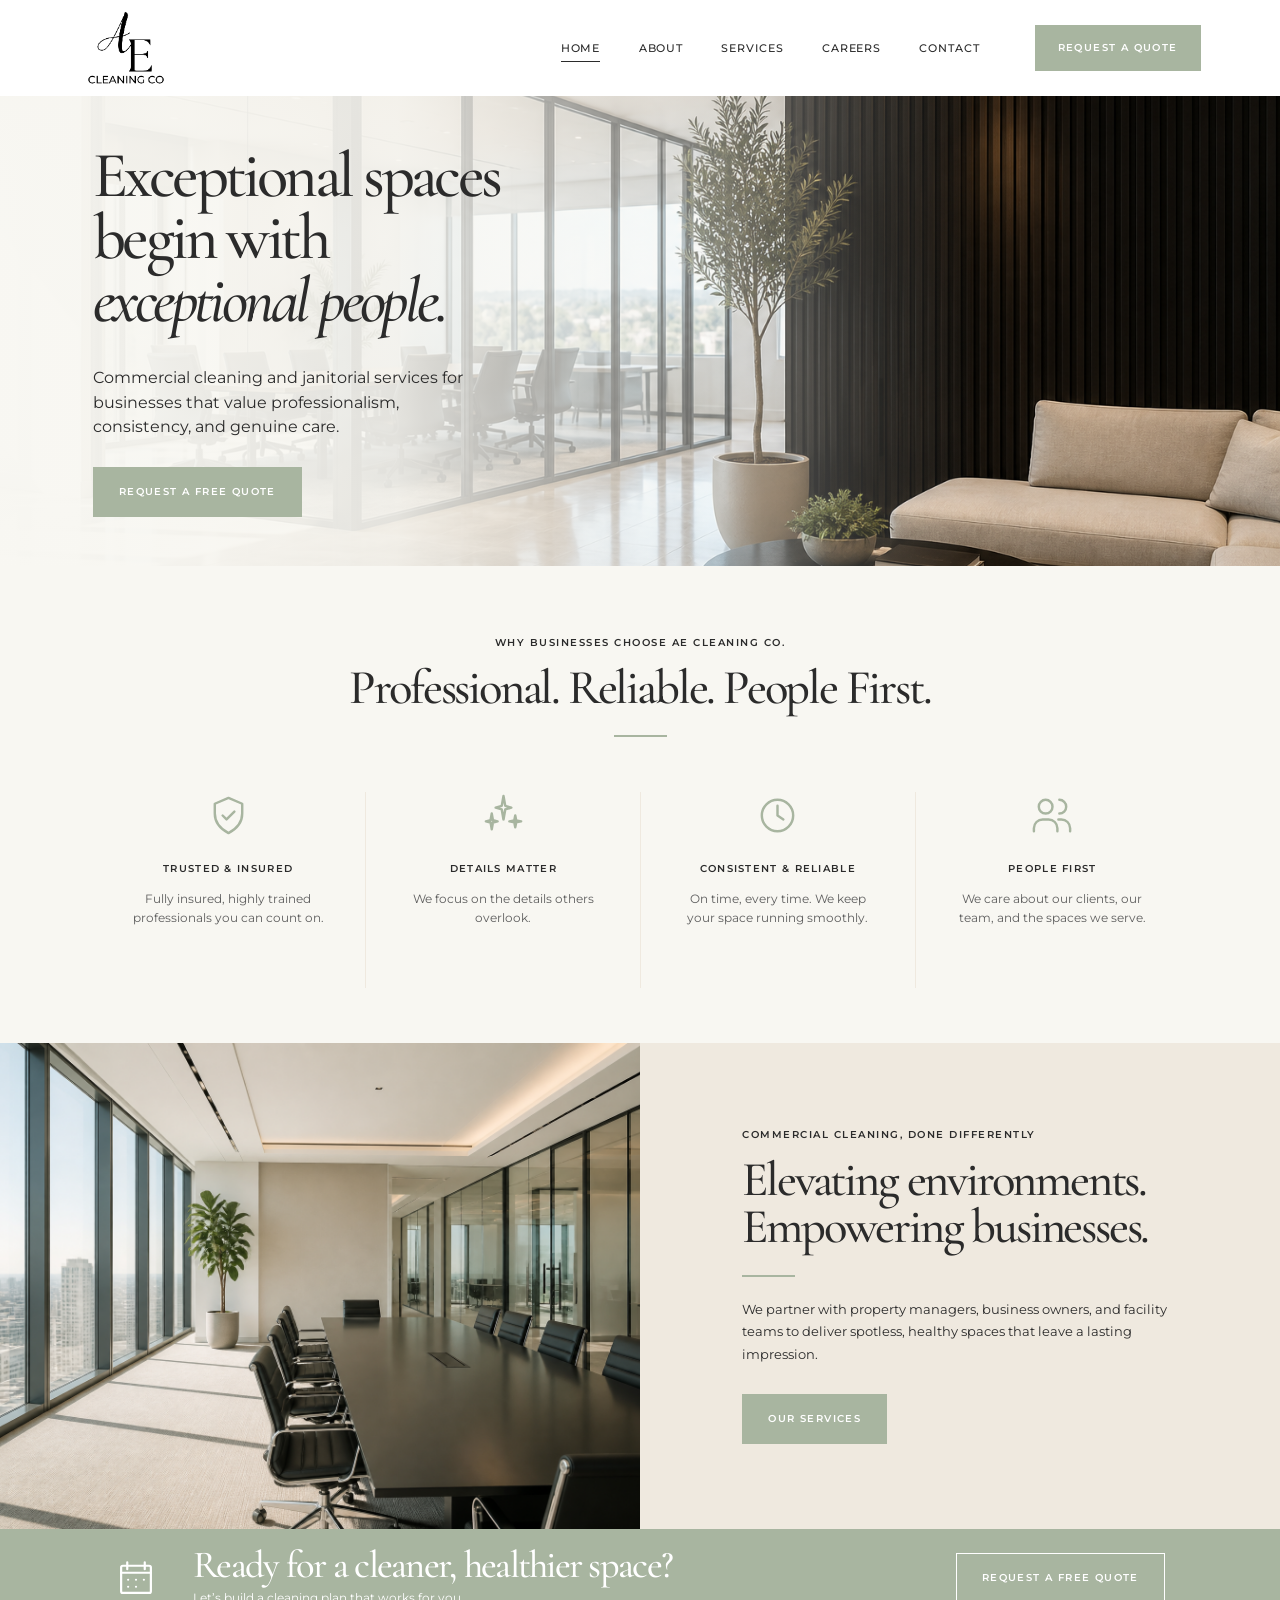
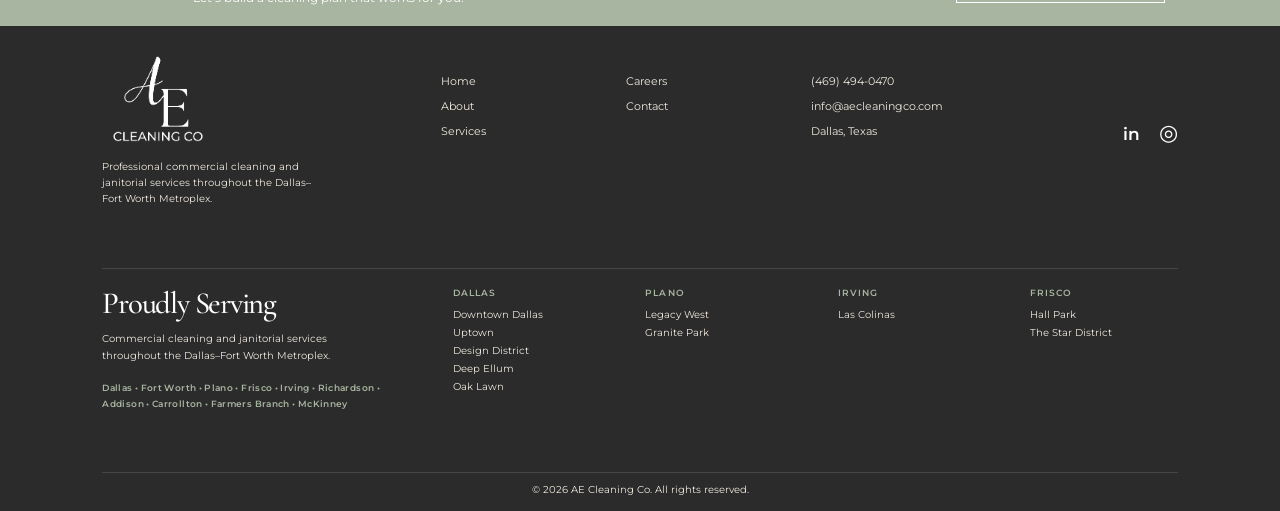
<file: index.html>
<!doctype html>
<html lang="en">
  <head>
    <meta charset="UTF-8" />
    <meta name="viewport" content="width=device-width, initial-scale=1.0" />
    <meta name="description" content="24/7 commercial cleaning and janitorial services for business facilities across the Dallas–Fort Worth Metroplex." />
    <title>Commercial Cleaning in Dallas–Fort Worth | AE Cleaning Co.</title>
    <link rel="canonical" href="https://aecleaningco.com/" />
    <script type="application/ld+json">
      {
        "@context": "https://schema.org",
        "@type": "ProfessionalService",
        "@id": "https://aecleaningco.com/#business",
        "name": "AE Cleaning Co.",
        "url": "https://aecleaningco.com/",
        "logo": "https://aecleaningco.com/ae-cleaning-logo.png",
        "image": "https://aecleaningco.com/hero-office.png",
        "description": "24/7 commercial cleaning and janitorial services for businesses across the Dallas–Fort Worth Metroplex.",
        "telephone": "+14694940470",
        "email": "info@aecleaningco.com",
        "sameAs": ["https://www.instagram.com/ae.cleaningco/"],
        "serviceType": ["Commercial cleaning", "Janitorial services"],
        "areaServed": [
          { "@type": "AdministrativeArea", "name": "Dallas–Fort Worth Metroplex" },
          { "@type": "City", "name": "Dallas" },
          { "@type": "City", "name": "Fort Worth" },
          { "@type": "City", "name": "Plano" },
          { "@type": "City", "name": "Frisco" },
          { "@type": "City", "name": "Irving" },
          { "@type": "City", "name": "Richardson" },
          { "@type": "City", "name": "Addison" },
          { "@type": "City", "name": "Carrollton" },
          { "@type": "City", "name": "Farmers Branch" },
          { "@type": "City", "name": "McKinney" }
        ],
        "openingHoursSpecification": {
          "@type": "OpeningHoursSpecification",
          "dayOfWeek": ["Monday", "Tuesday", "Wednesday", "Thursday", "Friday", "Saturday", "Sunday"],
          "opens": "00:00",
          "closes": "23:59"
        },
        "contactPoint": {
          "@type": "ContactPoint",
          "telephone": "+14694940470",
          "email": "info@aecleaningco.com",
          "contactType": "customer service",
          "availableLanguage": "English"
        }
      }
    </script>
    <link rel="icon" type="image/png" sizes="512x512" href="favicon.png" />
    <link rel="preconnect" href="https://fonts.googleapis.com" />
    <link rel="preconnect" href="https://fonts.gstatic.com" crossorigin />
    <link href="https://fonts.googleapis.com/css2?family=Cormorant+Garamond:ital,wght@0,500;0,600;1,500;1,600&family=Montserrat:wght@400;500;600;700&display=swap" rel="stylesheet" />
    <link rel="stylesheet" href="styles.css" />
  </head>
  <body>
    <header class="site-header">
      <a class="brand" href="index.html" aria-label="AE Cleaning Co. home">
        <img class="brand-logo" src="ae-cleaning-logo.png" alt="" />
      </a>
      <button class="menu-toggle" aria-label="Open menu" aria-expanded="false">Menu</button>
      <nav aria-label="Primary navigation">
        <a class="active" href="index.html">Home</a>
        <a href="about.html">About</a>
        <a href="services.html">Services</a>
        <a href="careers.html">Careers</a>
        <a href="contact.html">Contact</a>
      </nav>
      <a class="button button-small" href="contact.html">Request a quote</a>
    </header>

    <main>
      <section class="hero" aria-labelledby="hero-heading">
        <img class="hero-image" src="hero-office.png" alt="Modern clean office reception and meeting room" fetchpriority="high" />
        <div class="hero-shade" aria-hidden="true"></div>
        <div class="hero-copy">
          <h1 id="hero-heading">Exceptional spaces<br />begin with<br /><em>exceptional people.</em></h1>
          <p>Commercial cleaning and janitorial services for businesses that value professionalism, consistency, and genuine care.</p>
          <a class="button" href="contact.html">Request a free quote</a>
        </div>
      </section>

      <section class="value-section" aria-labelledby="values-heading">
        <div class="section-intro">
          <p class="eyebrow">Why businesses choose AE Cleaning Co.</p>
          <h2 id="values-heading">Professional. Reliable. People First.</h2>
          <i class="rule" aria-hidden="true"></i>
        </div>
        <div class="value-grid">
          <article>
            <svg class="feature-icon" viewBox="0 0 24 24" aria-hidden="true"><path d="M12 3 5 6v5c0 4.6 3 7.9 7 10 4-2.1 7-5.4 7-10V6l-7-3Z" /><path d="m9 12 2 2 4-4" /></svg>
            <h3>Trusted &amp; Insured</h3>
            <p>Fully insured, highly trained professionals you can count on.</p>
          </article>
          <article>
            <svg class="feature-icon" viewBox="0 0 24 24" aria-hidden="true"><path d="m12 2 .9 5.1L16 8l-3.1.9L12 14l-.9-5.1L8 8l3.1-.9L12 2Z" /><path d="m6 11 .6 3.4L9 15l-2.4.6L6 19l-.6-3.4L3 15l2.4-.6L6 11Z" /><path d="m18 12 .5 2.5L21 15l-2.5.5L18 18l-.5-2.5L15 15l2.5-.5L18 12Z" /></svg>
            <h3>Details Matter</h3>
            <p>We focus on the details others overlook.</p>
          </article>
          <article>
            <svg class="feature-icon" viewBox="0 0 24 24" aria-hidden="true"><circle cx="12" cy="12" r="8" /><path d="M12 7v5l3 2" /></svg>
            <h3>Consistent &amp; Reliable</h3>
            <p>On time, every time. We keep your space running smoothly.</p>
          </article>
          <article>
            <svg class="feature-icon" viewBox="0 0 24 24" aria-hidden="true"><path d="M8.5 11a3.5 3.5 0 1 0 0-7 3.5 3.5 0 0 0 0 7Z" /><path d="M15.5 11a3.5 3.5 0 1 0 0-7" /><path d="M2.5 20v-1.5A4.5 4.5 0 0 1 7 14h3a4.5 4.5 0 0 1 4.5 4.5V20" /><path d="M15 14h1.5a4.5 4.5 0 0 1 4.5 4.5V20" /></svg>
            <h3>People First</h3>
            <p>We care about our clients, our team, and the spaces we serve.</p>
          </article>
        </div>
      </section>

      <section class="editorial-section" aria-labelledby="editorial-heading">
        <img src="conference-room.png" alt="Bright modern office conference room" loading="lazy" />
        <div class="editorial-copy">
          <p class="eyebrow">Commercial Cleaning, Done Differently</p>
          <h2 id="editorial-heading">Elevating environments.<br />Empowering businesses.</h2>
          <i class="rule" aria-hidden="true"></i>
          <p>We partner with property managers, business owners, and facility teams to deliver spotless, healthy spaces that leave a lasting impression.</p>
          <a class="button" href="services.html">Our services</a>
        </div>
      </section>

      <section class="cta" aria-labelledby="cta-heading">
        <svg class="cta-icon" viewBox="0 0 24 24" aria-hidden="true"><rect x="3.5" y="5" width="17" height="15.5" rx="1" /><path d="M7 3v4M17 3v4M3.5 9h17M7.5 13h.01M12 13h.01M16.5 13h.01M7.5 17h.01M12 17h.01" /></svg>
        <div>
          <h2 id="cta-heading">Ready for a cleaner, healthier space?</h2>
          <p>Let’s build a cleaning plan that works for you.</p>
        </div>
        <a class="button button-outline" href="contact.html">Request a free quote</a>
      </section>
    </main>

    <footer>
      <div class="footer-brand">
        <a class="brand" href="index.html" aria-label="AE Cleaning Co. home">
          <img class="brand-logo" src="ae-cleaning-logo.png" alt="" />
        </a>
        <p>Professional commercial cleaning and janitorial services throughout the Dallas–Fort Worth Metroplex.</p>
      </div>
      <div class="footer-links">
        <a href="index.html">Home</a>
        <a href="about.html">About</a>
        <a href="services.html">Services</a>
      </div>
      <div class="footer-links">
        <a href="careers.html">Careers</a>
        <a href="contact.html">Contact</a>
      </div>
      <address>
        <a href="tel:+14694940470">(469) 494-0470</a>
        <a href="mailto:info@aecleaningco.com">info@aecleaningco.com</a>
        <span>Dallas, Texas</span>
      </address>
      <div class="socials" aria-label="Social media">
        <span aria-label="LinkedIn">in</span>
        <a class="social-icon" href="https://www.instagram.com/ae.cleaningco/" aria-label="Instagram: @ae.cleaningco" target="_blank" rel="noopener noreferrer">◎</a>
      </div>
      <section class="footer-service-area" aria-labelledby="serving-heading">
        <div class="footer-service-copy">
          <h2 id="serving-heading">Proudly Serving</h2>
          <p>Commercial cleaning and janitorial services throughout the Dallas–Fort Worth Metroplex.</p>
          <p class="footer-city-list">Dallas • Fort Worth • Plano • Frisco • Irving • Richardson • Addison • Carrollton • Farmers Branch • McKinney</p>
        </div>
        <div class="footer-service-neighborhoods">
          <section><h3>Dallas</h3><p>Downtown Dallas<br />Uptown<br />Design District<br />Deep Ellum<br />Oak Lawn</p></section>
          <section><h3>Plano</h3><p>Legacy West<br />Granite Park</p></section>
          <section><h3>Irving</h3><p>Las Colinas</p></section>
          <section><h3>Frisco</h3><p>Hall Park<br />The Star District</p></section>
        </div>
      </section>
      <small>© 2026 AE Cleaning Co. All rights reserved.</small>
    </footer>

    <script src="script.js"></script>
  </body>
</html>
</file>
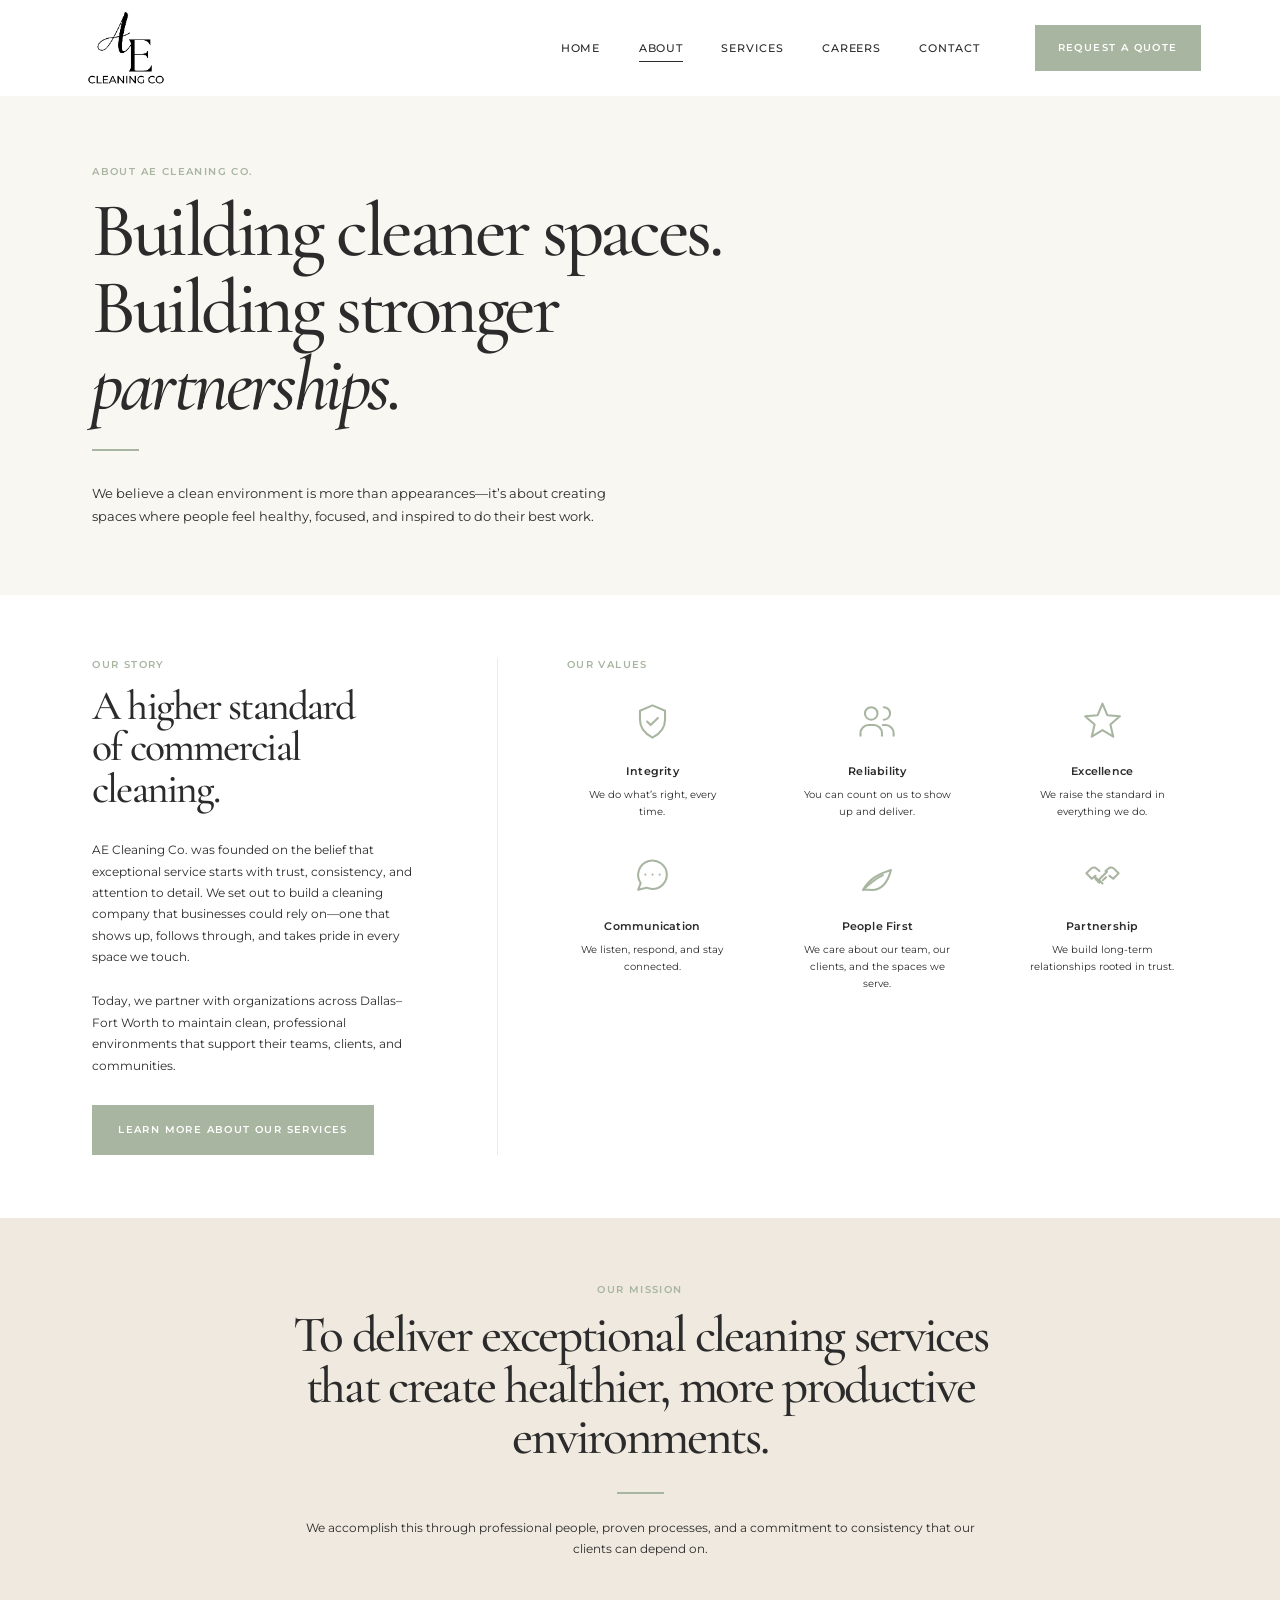
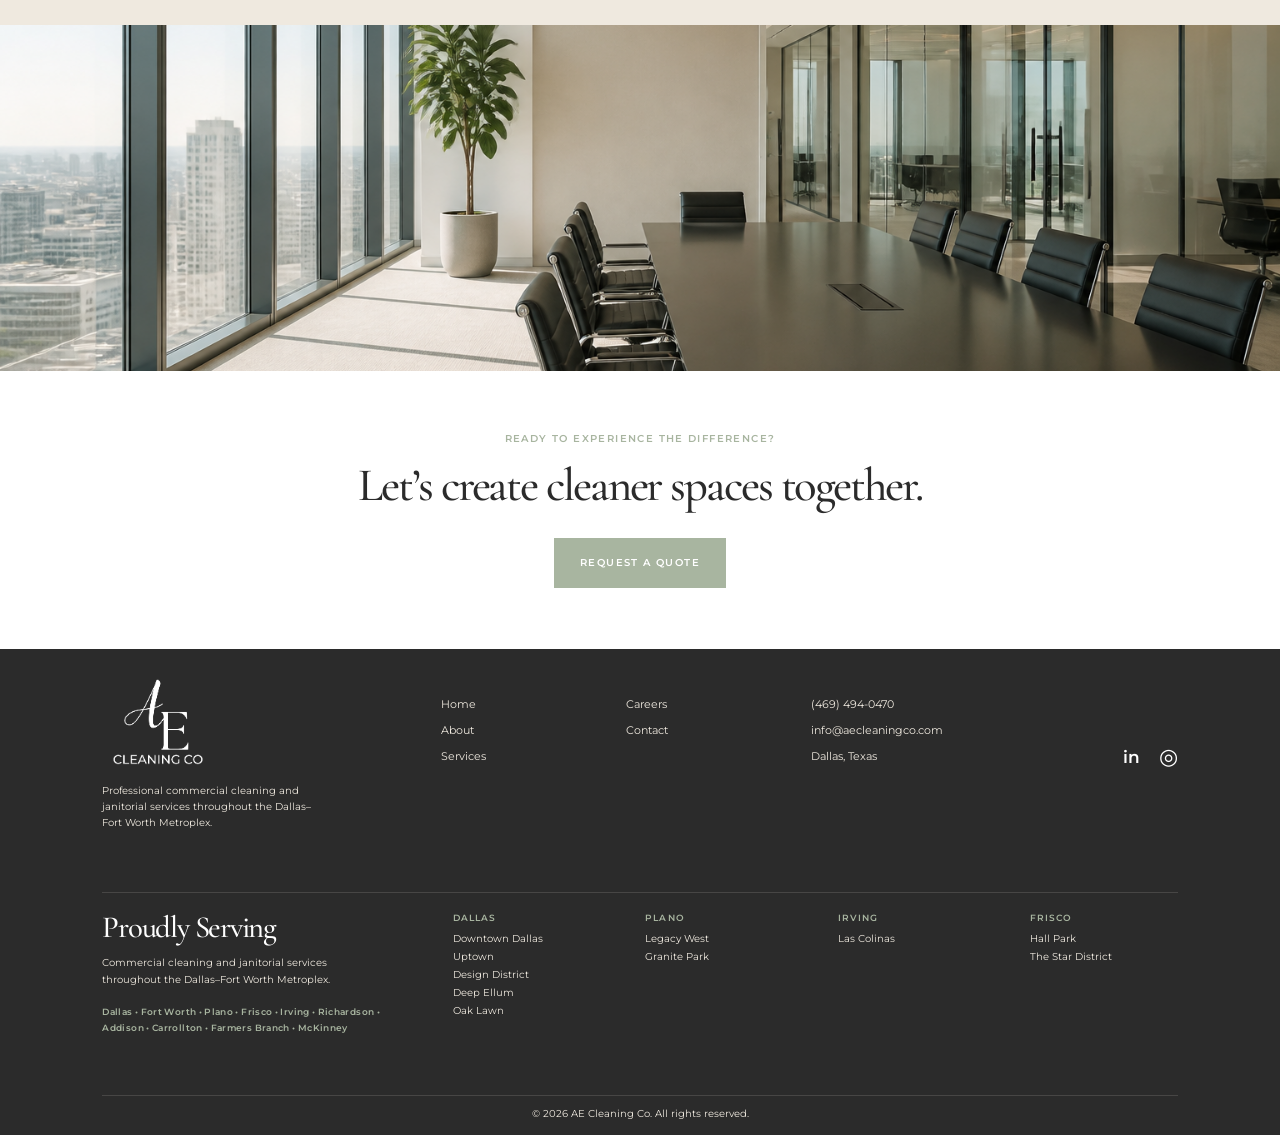
<file: about.html>
<!doctype html>
<html lang="en">
  <head>
    <meta charset="UTF-8" />
    <meta name="viewport" content="width=device-width, initial-scale=1.0" />
    <meta name="description" content="Learn how AE Cleaning Co. provides dependable 24/7 commercial cleaning and janitorial services across Dallas–Fort Worth." />
    <title>About AE Cleaning Co. | Dallas–Fort Worth Commercial Cleaning</title>
    <link rel="canonical" href="https://aecleaningco.com/about.html" />
    <link rel="icon" type="image/png" sizes="512x512" href="favicon.png" />
    <link rel="preconnect" href="https://fonts.googleapis.com" />
    <link rel="preconnect" href="https://fonts.gstatic.com" crossorigin />
    <link href="https://fonts.googleapis.com/css2?family=Cormorant+Garamond:ital,wght@0,500;0,600;1,500;1,600&family=Montserrat:wght@400;500;600;700&display=swap" rel="stylesheet" />
    <link rel="stylesheet" href="about.css" />
  </head>
  <body class="about-page">
    <header class="site-header">
      <a class="brand" href="index.html" aria-label="AE Cleaning Co. home"><img class="brand-logo" src="ae-cleaning-logo.png" alt="" /></a>
      <button class="menu-toggle" aria-label="Open menu" aria-expanded="false">Menu</button>
      <nav aria-label="Primary navigation">
        <a href="index.html">Home</a>
        <a class="active" href="about.html">About</a>
        <a href="services.html">Services</a>
        <a href="careers.html">Careers</a>
        <a href="contact.html">Contact</a>
      </nav>
      <a class="button button-small" href="contact.html">Request a quote</a>
    </header>

    <main>
      <section class="about-hero" aria-labelledby="about-heading">
        <p class="eyebrow">About AE Cleaning Co.</p>
        <h1 id="about-heading">Building cleaner spaces.<br />Building stronger<br /><em>partnerships.</em></h1>
        <i class="rule" aria-hidden="true"></i>
        <p>We believe a clean environment is more than appearances—it’s about creating spaces where people feel healthy, focused, and inspired to do their best work.</p>
      </section>

      <section class="story-values" aria-label="Our story and values">
        <article class="story">
          <p class="eyebrow">Our story</p>
          <h2>A higher standard<br />of commercial cleaning.</h2>
          <p>AE Cleaning Co. was founded on the belief that exceptional service starts with trust, consistency, and attention to detail. We set out to build a cleaning company that businesses could rely on—one that shows up, follows through, and takes pride in every space we touch.</p>
          <p>Today, we partner with organizations across Dallas–Fort Worth to maintain clean, professional environments that support their teams, clients, and communities.</p>
          <a class="button" href="services.html">Learn more about our services</a>
        </article>
        <section class="values" aria-labelledby="values-heading">
          <p class="eyebrow" id="values-heading">Our values</p>
          <div class="values-grid">
            <article><svg viewBox="0 0 24 24" aria-hidden="true"><path d="M12 3 5 6v5c0 4.6 3 7.9 7 10 4-2.1 7-5.4 7-10V6l-7-3Z" /><path d="m9 12 2 2 4-4" /></svg><h3>Integrity</h3><p>We do what’s right, every time.</p></article>
            <article><svg viewBox="0 0 24 24" aria-hidden="true"><path d="M8.5 11a3.5 3.5 0 1 0 0-7 3.5 3.5 0 0 0 0 7Z" /><path d="M15.5 11a3.5 3.5 0 1 0 0-7" /><path d="M2.5 20v-1.5A4.5 4.5 0 0 1 7 14h3a4.5 4.5 0 0 1 4.5 4.5V20" /><path d="M15 14h1.5a4.5 4.5 0 0 1 4.5 4.5V20" /></svg><h3>Reliability</h3><p>You can count on us to show up and deliver.</p></article>
            <article><svg viewBox="0 0 24 24" aria-hidden="true"><path d="m12 2 2.7 6.5 7 .6-5.3 4.6 1.6 6.8-6-3.7-6 3.7 1.6-6.8L2.3 9.1l7-.6L12 2Z" /></svg><h3>Excellence</h3><p>We raise the standard in everything we do.</p></article>
            <article><svg viewBox="0 0 24 24" aria-hidden="true"><path d="M20 11.5a8 8 0 0 1-8 8c-1.2 0-2.3-.2-3.3-.7L4 20l1.4-3.8A8 8 0 1 1 20 11.5Z" /><path d="M8 11.5h.01M12 11.5h.01M16 11.5h.01" /></svg><h3>Communication</h3><p>We listen, respond, and stay connected.</p></article>
            <article><svg viewBox="0 0 24 24" aria-hidden="true"><path d="M4 20c3-5.3 7.1-8.4 15.5-11.1-2.1 8.3-6.4 11.8-12.2 11.1-1.1-.1-2.2-.1-3.3 0Z" /><path d="M4 20c3.5-3.4 6.4-5.9 11-8.2" /></svg><h3>People First</h3><p>We care about our team, our clients, and the spaces we serve.</p></article>
            <article><svg viewBox="0 0 24 24" aria-hidden="true"><path d="m7.5 12.5 2.2 2.2 4.8-4.8" /><path d="m10.3 9.5-1.5-1.3a2.4 2.4 0 0 0-3.3.1L3 10.8l3 3 2.1-1.6" /><path d="m13.7 9.5 1.5-1.3a2.4 2.4 0 0 1 3.3.1l2.5 2.5-3 3-2.1-1.6" /><path d="m8 13.8 2.2 2.2M10.2 14.7l1.8 1.8M12.2 14.7 14 13" /></svg><h3>Partnership</h3><p>We build long-term relationships rooted in trust.</p></article>
          </div>
        </section>
      </section>

      <section class="mission" aria-labelledby="mission-heading">
        <p class="eyebrow">Our mission</p>
        <h2 id="mission-heading">To deliver exceptional cleaning services<br />that create healthier, more productive<br />environments.</h2>
        <i class="rule" aria-hidden="true"></i>
        <p>We accomplish this through professional people, proven processes, and a commitment to consistency that our clients can depend on.</p>
      </section>

      <img class="about-image" src="conference-room.png" alt="Modern AE Cleaning Co. conference room" loading="lazy" />

      <section class="closing-cta" aria-labelledby="closing-heading">
        <p class="eyebrow">Ready to experience the difference?</p>
        <h2 id="closing-heading">Let’s create cleaner spaces together.</h2>
        <a class="button" href="contact.html">Request a quote</a>
      </section>
    </main>

    <footer>
      <div class="footer-brand"><a class="brand" href="index.html" aria-label="AE Cleaning Co. home"><img class="brand-logo" src="ae-cleaning-logo.png" alt="" /></a><p>Professional commercial cleaning and janitorial services throughout the Dallas–Fort Worth Metroplex.</p></div>
      <div class="footer-links"><a href="index.html">Home</a><a href="about.html">About</a><a href="services.html">Services</a></div>
      <div class="footer-links"><a href="careers.html">Careers</a><a href="contact.html">Contact</a></div>
      <address><a href="tel:+14694940470">(469) 494-0470</a><a href="mailto:info@aecleaningco.com">info@aecleaningco.com</a><span>Dallas, Texas</span></address>
      <div class="socials" aria-label="Social media"><span aria-label="LinkedIn">in</span><a class="social-icon" href="https://www.instagram.com/ae.cleaningco/" aria-label="Instagram: @ae.cleaningco" target="_blank" rel="noopener noreferrer">◎</a></div>
      <section class="footer-service-area" aria-labelledby="serving-heading">
        <div class="footer-service-copy"><h2 id="serving-heading">Proudly Serving</h2><p>Commercial cleaning and janitorial services throughout the Dallas–Fort Worth Metroplex.</p><p class="footer-city-list">Dallas • Fort Worth • Plano • Frisco • Irving • Richardson • Addison • Carrollton • Farmers Branch • McKinney</p></div>
        <div class="footer-service-neighborhoods"><section><h3>Dallas</h3><p>Downtown Dallas<br />Uptown<br />Design District<br />Deep Ellum<br />Oak Lawn</p></section><section><h3>Plano</h3><p>Legacy West<br />Granite Park</p></section><section><h3>Irving</h3><p>Las Colinas</p></section><section><h3>Frisco</h3><p>Hall Park<br />The Star District</p></section></div>
      </section>
      <small>© 2026 AE Cleaning Co. All rights reserved.</small>
    </footer>
    <script src="script.js"></script>
  </body>
</html>
</file>
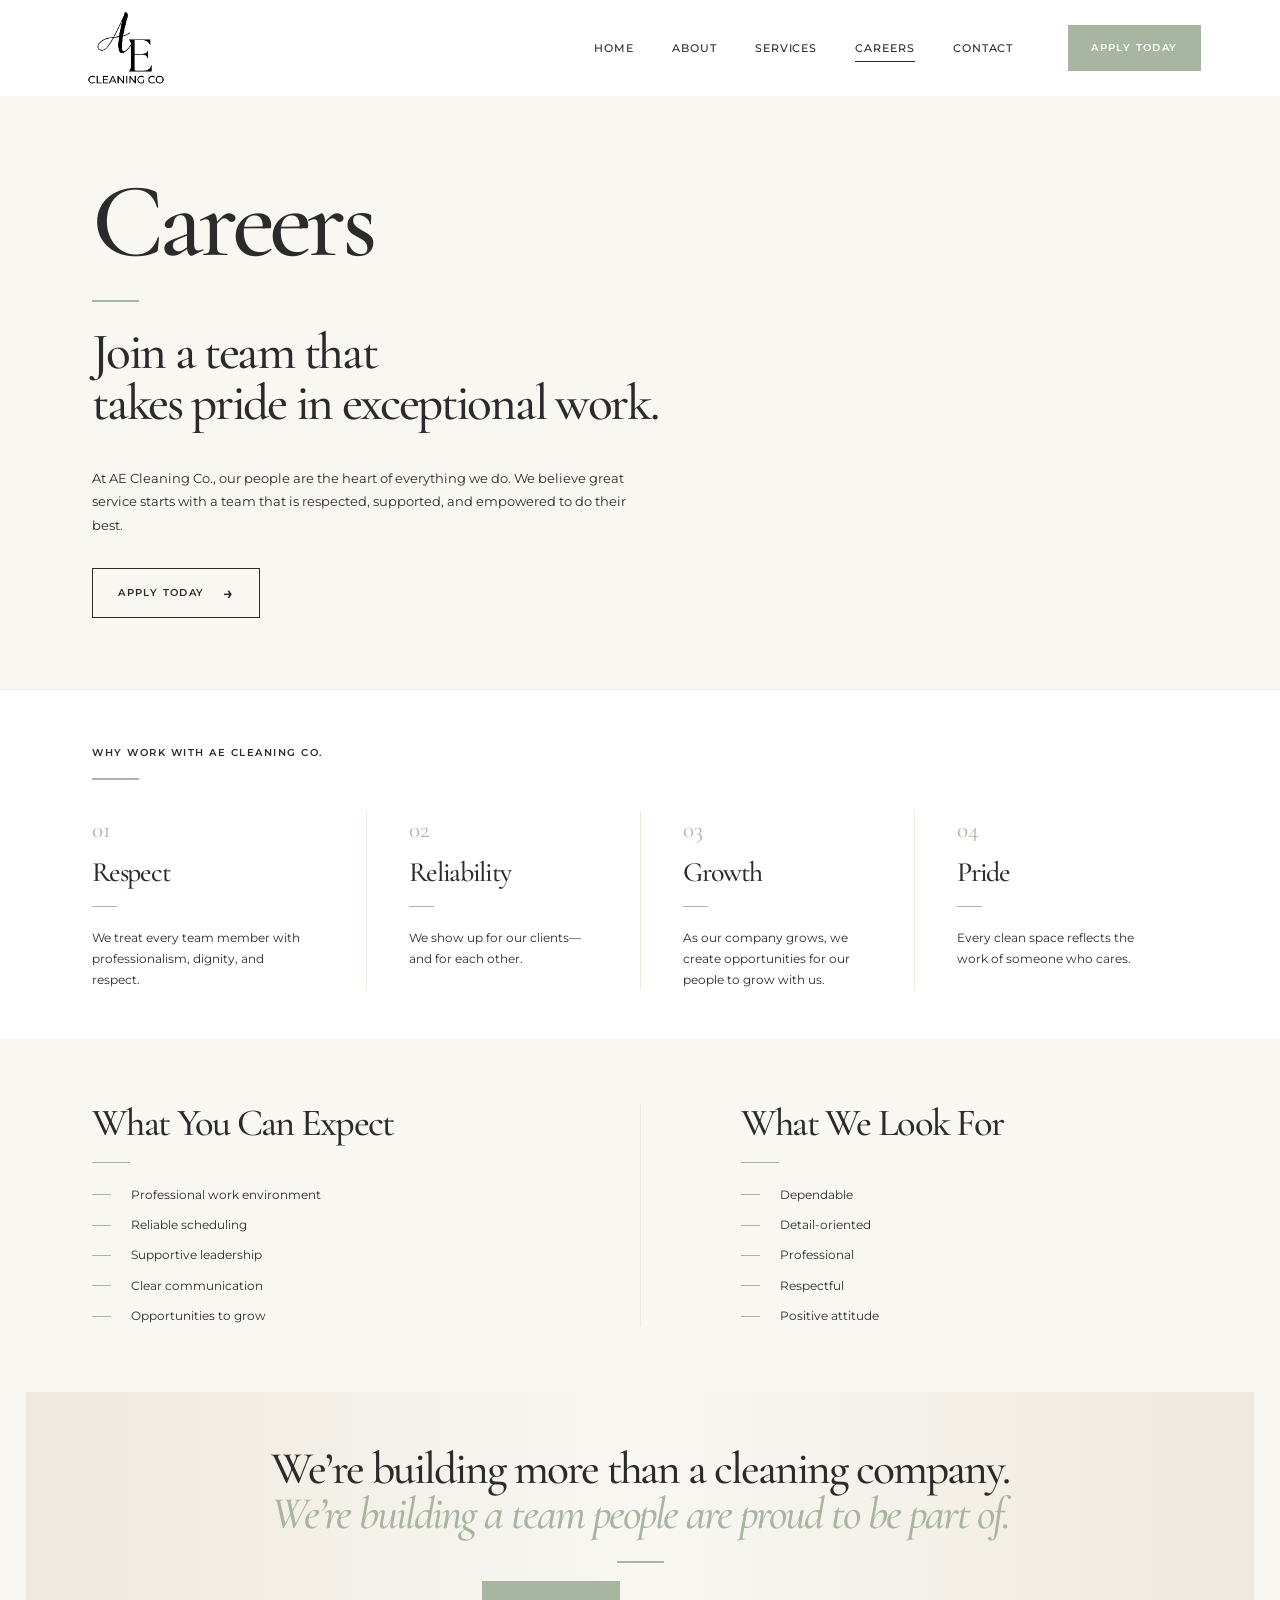
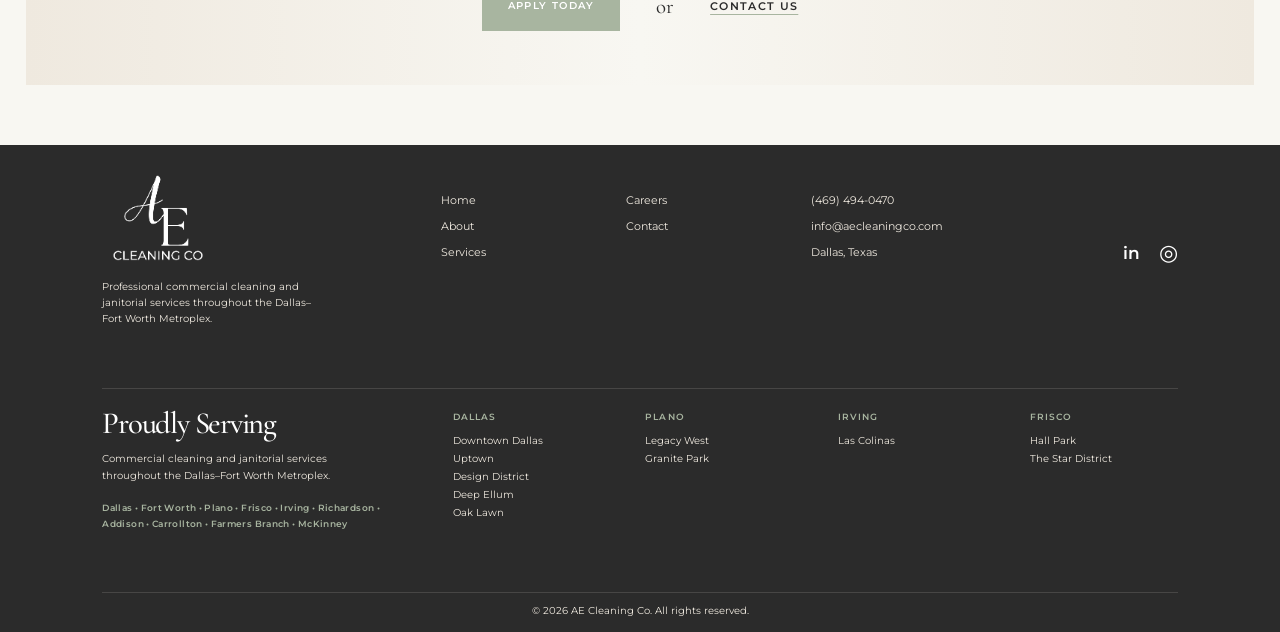
<file: careers.html>
<!doctype html>
<html lang="en">
  <head>
    <meta charset="UTF-8" />
    <meta name="viewport" content="width=device-width, initial-scale=1.0" />
    <meta name="description" content="Join AE Cleaning Co.'s Dallas–Fort Worth commercial cleaning team. We seek reliable, detail-oriented professionals who take pride in their work." />
    <title>Commercial Cleaning Careers in Dallas–Fort Worth | AE Cleaning Co.</title>
    <link rel="canonical" href="https://aecleaningco.com/careers.html" />
    <link rel="icon" type="image/png" sizes="512x512" href="favicon.png" />
    <link rel="preconnect" href="https://fonts.googleapis.com" />
    <link rel="preconnect" href="https://fonts.gstatic.com" crossorigin />
    <link href="https://fonts.googleapis.com/css2?family=Cormorant+Garamond:ital,wght@0,500;0,600;1,500;1,600&family=Montserrat:wght@400;500;600;700&display=swap" rel="stylesheet" />
    <link rel="stylesheet" href="careers.css" />
  </head>
  <body class="careers-page">
    <header class="site-header">
      <a class="brand" href="index.html" aria-label="AE Cleaning Co. home">
        <img class="brand-logo" src="ae-cleaning-logo.png" alt="" />
      </a>
      <button class="menu-toggle" aria-label="Open menu" aria-expanded="false">Menu</button>
      <nav aria-label="Primary navigation">
        <a href="index.html">Home</a>
        <a href="about.html">About</a>
        <a href="services.html">Services</a>
        <a class="active" href="careers.html">Careers</a>
        <a href="contact.html">Contact</a>
      </nav>
      <a class="button button-small" href="contact.html">Apply today</a>
    </header>

    <main>
      <section class="careers-hero" aria-labelledby="careers-heading">
        <p class="eyebrow">Careers</p>
        <h1 id="careers-heading">Careers</h1>
        <i class="rule" aria-hidden="true"></i>
        <h2>Join a team that<br />takes pride in exceptional work.</h2>
        <p>At AE Cleaning Co., our people are the heart of everything we do. We believe great service starts with a team that is respected, supported, and empowered to do their best.</p>
        <a class="button button-outline" href="contact.html">Apply today <span>→</span></a>
      </section>

      <section class="principles" aria-labelledby="principles-heading">
        <p class="eyebrow" id="principles-heading">Why work with AE Cleaning Co.</p>
        <i class="rule" aria-hidden="true"></i>
        <div class="principles-grid">
          <article><span>01</span><h2>Respect</h2><i class="rule" aria-hidden="true"></i><p>We treat every team member with professionalism, dignity, and respect.</p></article>
          <article><span>02</span><h2>Reliability</h2><i class="rule" aria-hidden="true"></i><p>We show up for our clients—and for each other.</p></article>
          <article><span>03</span><h2>Growth</h2><i class="rule" aria-hidden="true"></i><p>As our company grows, we create opportunities for our people to grow with us.</p></article>
          <article><span>04</span><h2>Pride</h2><i class="rule" aria-hidden="true"></i><p>Every clean space reflects the work of someone who cares.</p></article>
        </div>
      </section>

      <section class="expectations" aria-label="Career expectations and qualifications">
        <div>
          <h2>What You Can Expect</h2>
          <i class="rule" aria-hidden="true"></i>
          <ul>
            <li>Professional work environment</li>
            <li>Reliable scheduling</li>
            <li>Supportive leadership</li>
            <li>Clear communication</li>
            <li>Opportunities to grow</li>
          </ul>
        </div>
        <div>
          <h2>What We Look For</h2>
          <i class="rule" aria-hidden="true"></i>
          <ul>
            <li>Dependable</li>
            <li>Detail-oriented</li>
            <li>Professional</li>
            <li>Respectful</li>
            <li>Positive attitude</li>
          </ul>
        </div>
      </section>

      <section class="apply-cta" id="apply" aria-labelledby="apply-heading">
        <h2 id="apply-heading">We’re building more than a cleaning company.<br /><em>We’re building a team people are proud to be part of.</em></h2>
        <i class="rule" aria-hidden="true"></i>
        <div><a class="button" href="contact.html">Apply today</a><span>or</span><a class="text-link" href="contact.html">Contact us</a></div>
      </section>
    </main>

    <footer>
      <div class="footer-brand">
        <a class="brand" href="index.html" aria-label="AE Cleaning Co. home"><img class="brand-logo" src="ae-cleaning-logo.png" alt="" /></a>
        <p>Professional commercial cleaning and janitorial services throughout the Dallas–Fort Worth Metroplex.</p>
      </div>
      <div class="footer-links">
        <a href="index.html">Home</a>
        <a href="about.html">About</a>
        <a href="services.html">Services</a>
      </div>
      <div class="footer-links">
        <a href="careers.html">Careers</a>
        <a href="contact.html">Contact</a>
      </div>
      <address>
        <a href="tel:+14694940470">(469) 494-0470</a>
        <a href="mailto:info@aecleaningco.com">info@aecleaningco.com</a>
        <span>Dallas, Texas</span>
      </address>
      <div class="socials" aria-label="Social media"><span aria-label="LinkedIn">in</span><a class="social-icon" href="https://www.instagram.com/ae.cleaningco/" aria-label="Instagram: @ae.cleaningco" target="_blank" rel="noopener noreferrer">◎</a></div>
      <section class="footer-service-area" aria-labelledby="serving-heading">
        <div class="footer-service-copy"><h2 id="serving-heading">Proudly Serving</h2><p>Commercial cleaning and janitorial services throughout the Dallas–Fort Worth Metroplex.</p><p class="footer-city-list">Dallas • Fort Worth • Plano • Frisco • Irving • Richardson • Addison • Carrollton • Farmers Branch • McKinney</p></div>
        <div class="footer-service-neighborhoods"><section><h3>Dallas</h3><p>Downtown Dallas<br />Uptown<br />Design District<br />Deep Ellum<br />Oak Lawn</p></section><section><h3>Plano</h3><p>Legacy West<br />Granite Park</p></section><section><h3>Irving</h3><p>Las Colinas</p></section><section><h3>Frisco</h3><p>Hall Park<br />The Star District</p></section></div>
      </section>
      <small>© 2026 AE Cleaning Co. All rights reserved.</small>
    </footer>
    <script src="script.js"></script>
  </body>
</html>
</file>
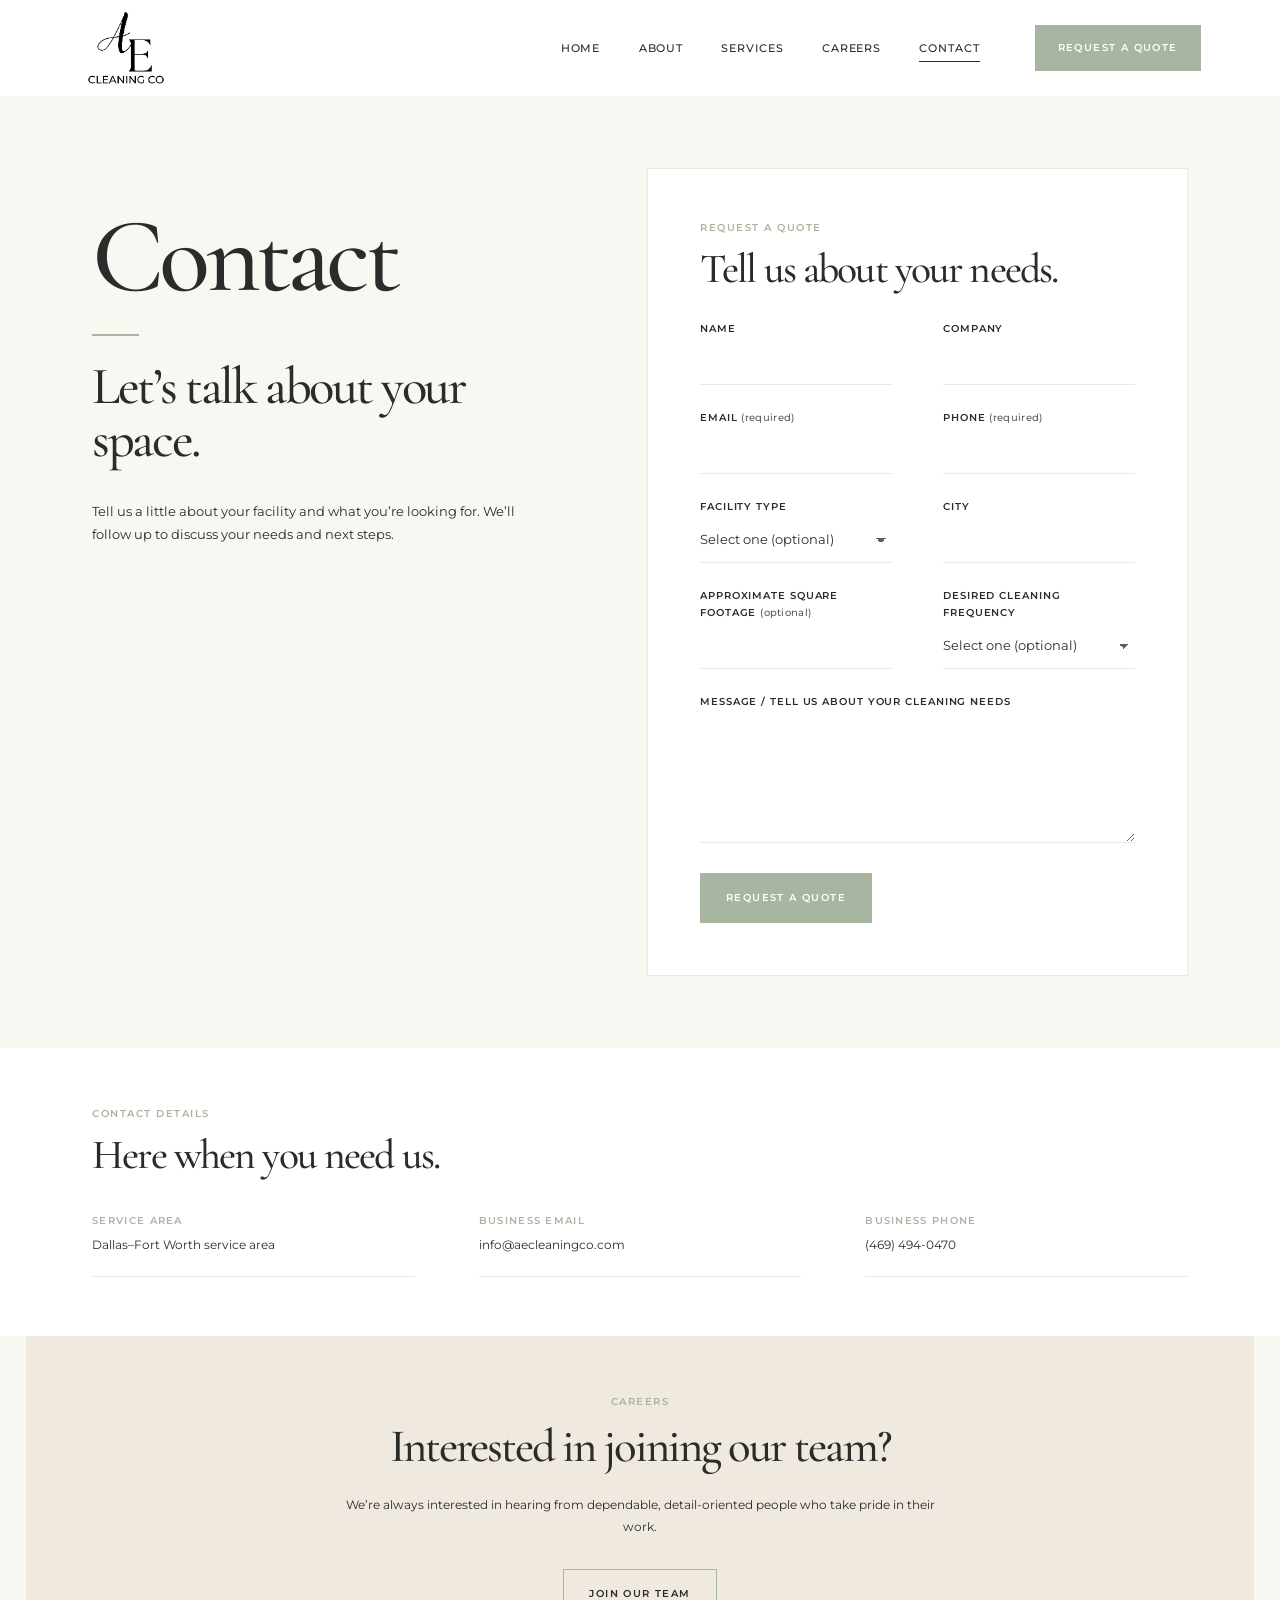
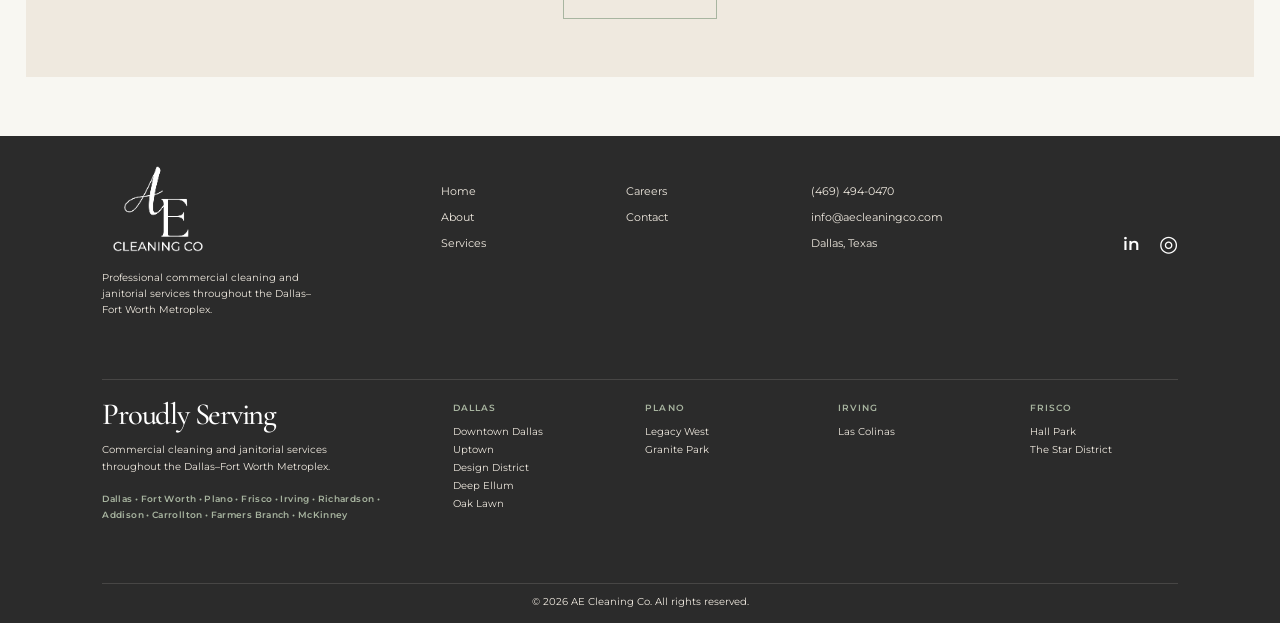
<file: contact.html>
<!doctype html>
<html lang="en">
  <head>
    <meta charset="UTF-8" />
    <meta name="viewport" content="width=device-width, initial-scale=1.0" />
    <meta name="description" content="Request a quote for 24/7 commercial cleaning and janitorial services across the Dallas–Fort Worth Metroplex." />
    <title>Contact AE Cleaning Co. | Dallas–Fort Worth Commercial Cleaning</title>
    <link rel="canonical" href="https://aecleaningco.com/contact.html" />
    <link rel="icon" type="image/png" sizes="512x512" href="favicon.png" />
    <link rel="preconnect" href="https://fonts.googleapis.com" />
    <link rel="preconnect" href="https://fonts.gstatic.com" crossorigin />
    <link href="https://fonts.googleapis.com/css2?family=Cormorant+Garamond:ital,wght@0,500;0,600;1,500;1,600&family=Montserrat:wght@400;500;600;700&display=swap" rel="stylesheet" />
    <link rel="stylesheet" href="contact.css" />
  </head>
  <body class="contact-page">
    <header class="site-header">
      <a class="brand" href="index.html" aria-label="AE Cleaning Co. home">
        <img class="brand-logo" src="ae-cleaning-logo.png" alt="" />
      </a>
      <button class="menu-toggle" aria-label="Open menu" aria-expanded="false">Menu</button>
      <nav aria-label="Primary navigation">
        <a href="index.html">Home</a>
        <a href="about.html">About</a>
        <a href="services.html">Services</a>
        <a href="careers.html">Careers</a>
        <a class="active" href="contact.html">Contact</a>
      </nav>
      <a class="button button-small" href="#contact-form">Request a quote</a>
    </header>

    <main>
      <section class="contact-hero" aria-labelledby="contact-heading">
        <div class="contact-hero-copy">
          <p class="eyebrow">Contact</p>
          <h1 id="contact-heading">Contact</h1>
          <i class="rule" aria-hidden="true"></i>
          <h2>Let’s talk about your space.</h2>
          <p>Tell us a little about your facility and what you’re looking for. We’ll follow up to discuss your needs and next steps.</p>
        </div>

        <form id="contact-form" class="quote-form" action="https://formsubmit.co/info@aecleaningco.com" method="post" accept-charset="UTF-8">
          <div class="form-heading">
            <p class="eyebrow">Request a quote</p>
            <h2>Tell us about your needs.</h2>
          </div>
          <input type="hidden" name="_subject" value="New AE Cleaning Co. quote request" />
          <input type="hidden" name="_next" value="https://aecleaningco.com/thank-you.html" />
          <input type="hidden" name="_url" value="https://aecleaningco.com/contact.html" />
          <input type="hidden" name="_template" value="table" />
          <input class="form-honeypot" type="text" name="_honey" tabindex="-1" autocomplete="off" aria-hidden="true" />
          <div class="form-grid">
            <p>
              <label for="name">Name</label>
              <input id="name" name="name" type="text" autocomplete="name" />
            </p>
            <p>
              <label for="company">Company</label>
              <input id="company" name="company" type="text" autocomplete="organization" />
            </p>
            <p>
              <label for="email">Email <span>(required)</span></label>
              <input id="email" name="email" type="email" autocomplete="email" required />
            </p>
            <p>
              <label for="phone">Phone <span>(required)</span></label>
              <input id="phone" name="phone" type="tel" autocomplete="tel" required />
            </p>
            <p>
              <label for="facility-type">Facility type</label>
              <select id="facility-type" name="facility type">
                <option value="" selected>Select one (optional)</option>
                <option>Office</option>
                <option>Medical facility</option>
                <option>Retail space</option>
                <option>Industrial facility</option>
                <option>Educational facility</option>
                <option>Other</option>
              </select>
            </p>
            <p>
              <label for="city">City</label>
              <input id="city" name="city" type="text" autocomplete="address-level2" />
            </p>
            <p>
              <label for="square-footage">Approximate square footage <span>(optional)</span></label>
              <input id="square-footage" name="approximate square footage" type="number" min="0" inputmode="numeric" />
            </p>
            <p>
              <label for="frequency">Desired cleaning frequency</label>
              <select id="frequency" name="desired cleaning frequency">
                <option value="" selected>Select one (optional)</option>
                <option>Daily</option>
                <option>Multiple times per week</option>
                <option>Weekly</option>
                <option>Biweekly</option>
                <option>Monthly</option>
                <option>Not sure yet</option>
              </select>
            </p>
            <p class="field-wide">
              <label for="message">Message / Tell us about your cleaning needs</label>
              <textarea id="message" name="message" rows="6"></textarea>
            </p>
          </div>
          <button class="button" type="submit">Request a quote</button>
        </form>
      </section>

      <section class="contact-content" aria-label="Contact details">
        <aside class="contact-details" aria-labelledby="details-heading">
          <p class="eyebrow">Contact details</p>
          <h2 id="details-heading">Here when you need us.</h2>
          <dl>
            <div>
              <dt>Service area</dt>
              <dd>Dallas–Fort Worth service area</dd>
            </div>
            <div>
              <dt>Business email</dt>
              <dd><a href="mailto:info@aecleaningco.com">info@aecleaningco.com</a></dd>
            </div>
            <div>
              <dt>Business phone</dt>
              <dd><a href="tel:+14694940470">(469) 494-0470</a></dd>
            </div>
          </dl>
        </aside>
      </section>

      <section class="careers-inquiry" aria-labelledby="careers-inquiry-heading">
        <p class="eyebrow">Careers</p>
        <h2 id="careers-inquiry-heading">Interested in joining our team?</h2>
        <p>We’re always interested in hearing from dependable, detail-oriented people who take pride in their work.</p>
        <a class="button button-outline" href="careers.html">Join our team</a>
      </section>
    </main>

    <footer>
      <div class="footer-brand">
        <a class="brand" href="index.html" aria-label="AE Cleaning Co. home"><img class="brand-logo" src="ae-cleaning-logo.png" alt="" /></a>
        <p>Professional commercial cleaning and janitorial services throughout the Dallas–Fort Worth Metroplex.</p>
      </div>
      <div class="footer-links">
        <a href="index.html">Home</a>
        <a href="about.html">About</a>
        <a href="services.html">Services</a>
      </div>
      <div class="footer-links">
        <a href="careers.html">Careers</a>
        <a href="contact.html">Contact</a>
      </div>
      <address>
        <a href="tel:+14694940470">(469) 494-0470</a>
        <a href="mailto:info@aecleaningco.com">info@aecleaningco.com</a>
        <span>Dallas, Texas</span>
      </address>
      <div class="socials" aria-label="Social media"><span aria-label="LinkedIn">in</span><a class="social-icon" href="https://www.instagram.com/ae.cleaningco/" aria-label="Instagram: @ae.cleaningco" target="_blank" rel="noopener noreferrer">◎</a></div>
      <section class="footer-service-area" aria-labelledby="serving-heading">
        <div class="footer-service-copy"><h2 id="serving-heading">Proudly Serving</h2><p>Commercial cleaning and janitorial services throughout the Dallas–Fort Worth Metroplex.</p><p class="footer-city-list">Dallas • Fort Worth • Plano • Frisco • Irving • Richardson • Addison • Carrollton • Farmers Branch • McKinney</p></div>
        <div class="footer-service-neighborhoods"><section><h3>Dallas</h3><p>Downtown Dallas<br />Uptown<br />Design District<br />Deep Ellum<br />Oak Lawn</p></section><section><h3>Plano</h3><p>Legacy West<br />Granite Park</p></section><section><h3>Irving</h3><p>Las Colinas</p></section><section><h3>Frisco</h3><p>Hall Park<br />The Star District</p></section></div>
      </section>
      <small>© 2026 AE Cleaning Co. All rights reserved.</small>
    </footer>
    <script src="script.js"></script>
  </body>
</html>
</file>
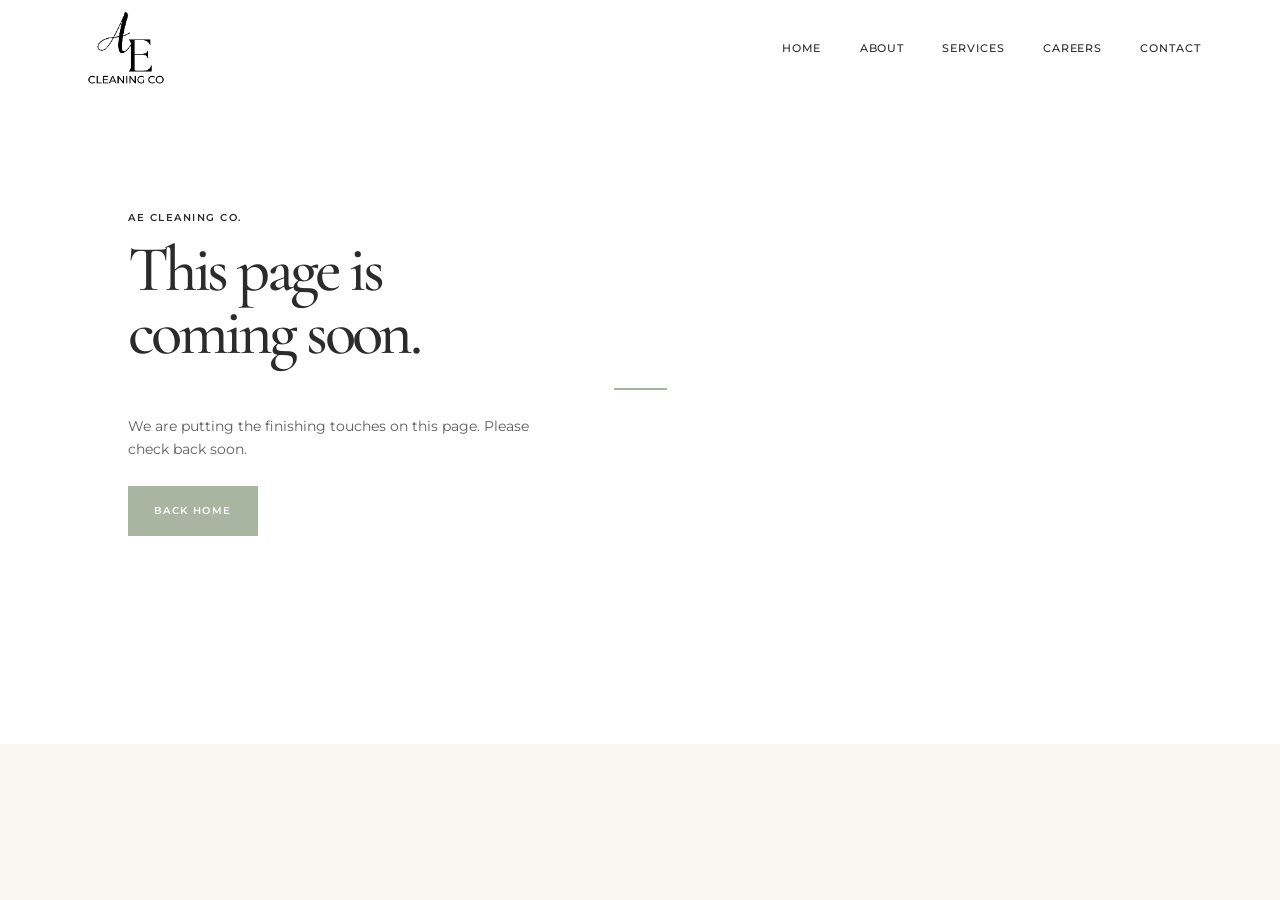
<file: industries.html>
<!doctype html><html><head><meta http-equiv="refresh" content="0; url=placeholder.html"><meta name="robots" content="noindex, follow"><title>Industries | AE Cleaning Co.</title><link rel="icon" type="image/png" sizes="512x512" href="favicon.png"></head><body></body></html>
</file>
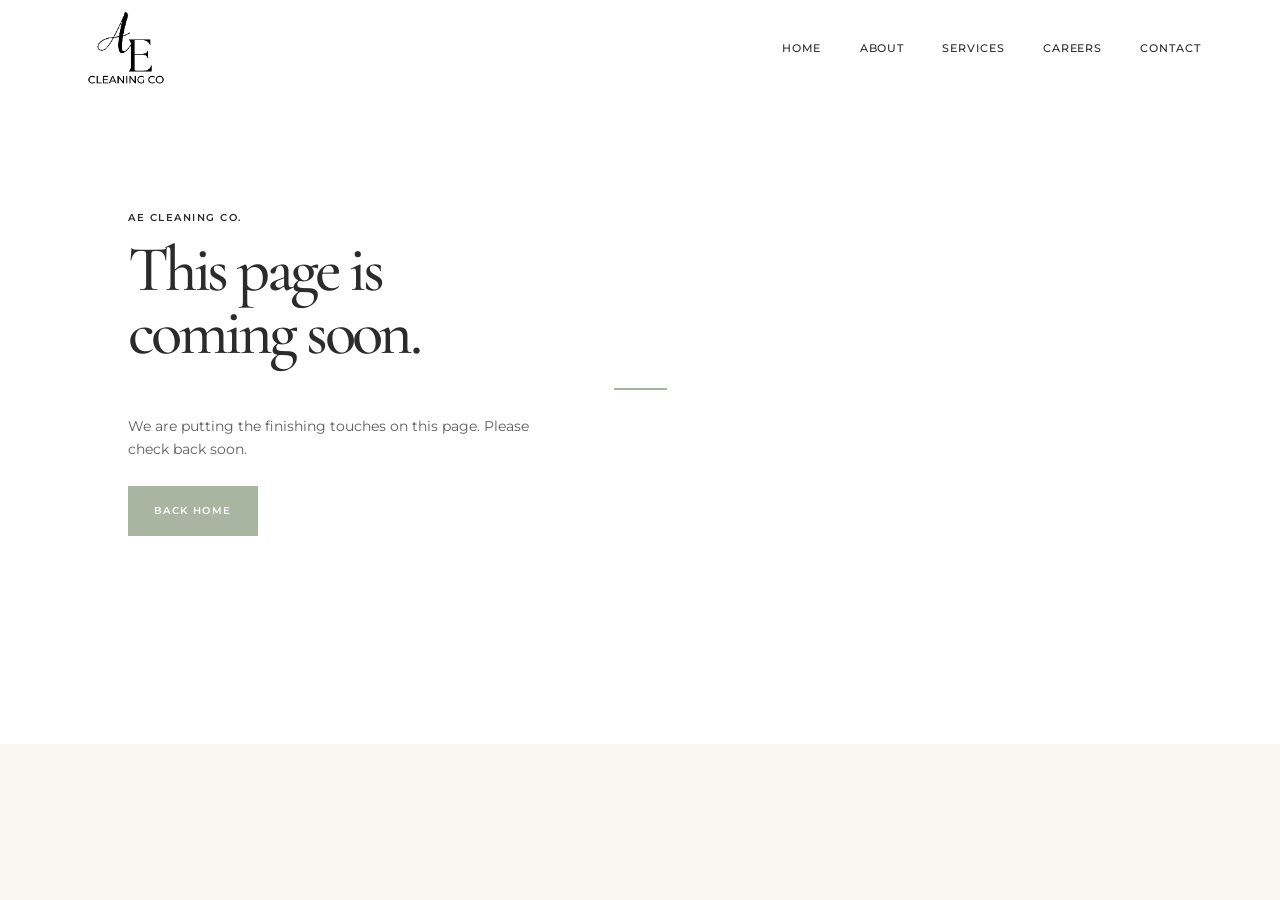
<file: placeholder.html>
<!doctype html><html lang="en"><head><meta charset="UTF-8"><meta name="viewport" content="width=device-width, initial-scale=1.0"><meta name="robots" content="noindex, follow"><title>AE Cleaning Co.</title><link rel="icon" type="image/png" sizes="512x512" href="favicon.png"><link rel="preconnect" href="https://fonts.googleapis.com"><link rel="preconnect" href="https://fonts.gstatic.com" crossorigin><link href="https://fonts.googleapis.com/css2?family=Cormorant+Garamond:ital,wght@0,500;0,600;1,500;1,600&family=Montserrat:wght@400;500;600;700&display=swap" rel="stylesheet"><link rel="stylesheet" href="styles.css"></head><body><header class="site-header"><a class="brand" href="index.html" aria-label="AE Cleaning Co. home"><img class="brand-logo" src="ae-cleaning-logo.png" alt=""></a><nav aria-label="Primary navigation"><a href="index.html">Home</a><a href="about.html">About</a><a href="services.html">Services</a><a href="careers.html">Careers</a><a href="contact.html">Contact</a></nav></header><main class="placeholder"><p class="eyebrow">AE Cleaning Co.</p><h1>This page is<br>coming soon.</h1><i class="rule"></i><p>We are putting the finishing touches on this page. Please check back soon.</p><a class="button" href="index.html">Back home</a></main><style>.placeholder{min-height:72vh;padding:9vw 10%;background:var(--white)}.placeholder p:not(.eyebrow){max-width:430px;margin:25px 0}</style></body></html>
</file>
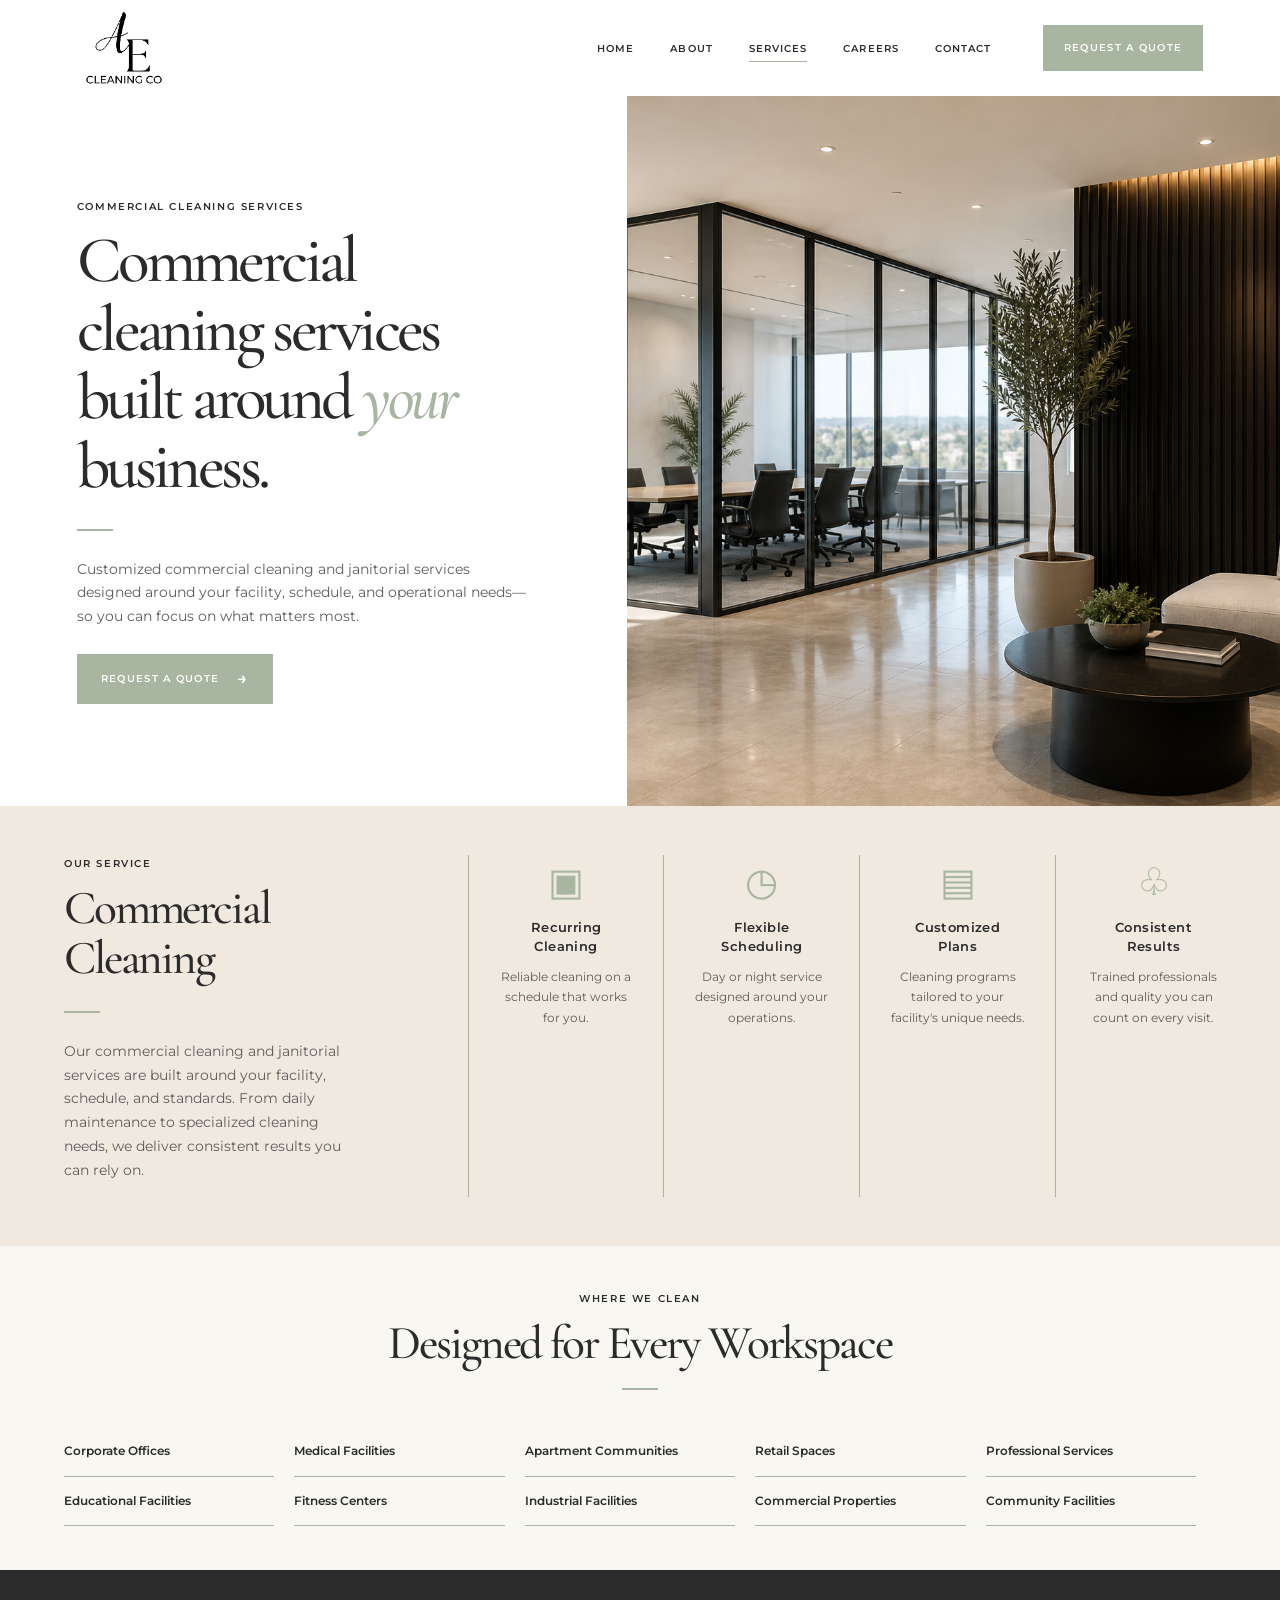
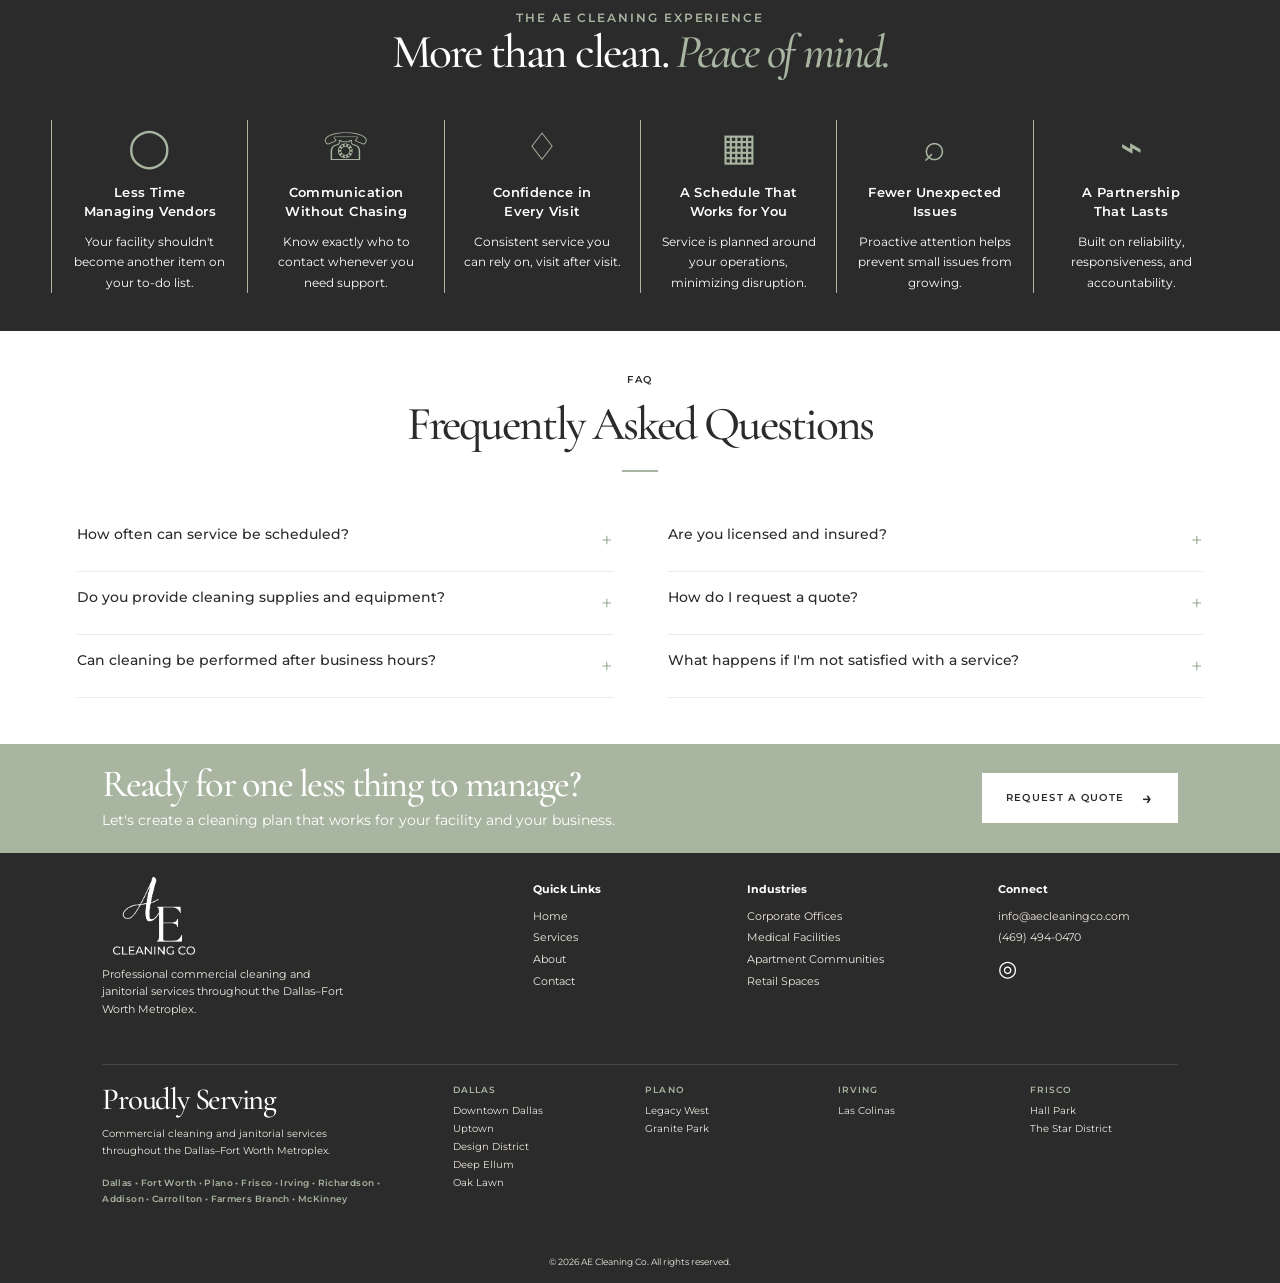
<file: services.html>
<!doctype html>
<html lang="en">
  <head>
    <meta charset="UTF-8" />
    <meta name="viewport" content="width=device-width, initial-scale=1.0" />
    <meta name="description" content="24/7 commercial cleaning and janitorial services for businesses across Dallas–Fort Worth, built around your facility and schedule." />
    <title>Commercial Cleaning Services in Dallas–Fort Worth | AE Cleaning Co.</title>
    <link rel="canonical" href="https://aecleaningco.com/services.html" />
    <link rel="icon" type="image/png" sizes="512x512" href="favicon.png" />
    <link rel="preconnect" href="https://fonts.googleapis.com" />
    <link rel="preconnect" href="https://fonts.gstatic.com" crossorigin />
    <link href="https://fonts.googleapis.com/css2?family=Cormorant+Garamond:ital,wght@0,500;0,600;1,500;1,600&family=Montserrat:wght@400;500;600;700&display=swap" rel="stylesheet" />
    <link rel="stylesheet" href="services.css" />
  </head>
  <body class="services-page">
    <header class="site-header">
      <a class="brand" href="index.html" aria-label="AE Cleaning Co. home">
        <img class="brand-logo" src="ae-cleaning-logo.png" alt="" />
      </a>
      <button class="menu-toggle" aria-label="Open menu" aria-expanded="false">Menu</button>
      <nav aria-label="Primary navigation">
        <a href="index.html">Home</a>
        <a href="about.html">About</a>
        <a class="active" href="services.html">Services</a>
        <a href="careers.html">Careers</a>
        <a href="contact.html">Contact</a>
      </nav>
      <a class="button button-small" href="contact.html">Request a quote</a>
    </header>

    <main>
      <section class="services-hero" aria-labelledby="services-heading">
        <div class="hero-copy">
          <p class="eyebrow">Commercial cleaning services</p>
          <h1 id="services-heading">Commercial cleaning services built around <em>your</em> business.</h1>
          <i class="rule" aria-hidden="true"></i>
          <p>Customized commercial cleaning and janitorial services designed around your facility, schedule, and operational needs—so you can focus on what matters most.</p>
          <a class="button" href="contact.html">Request a quote <span>→</span></a>
        </div>
        <img src="hero-office.png" alt="Modern clean office reception and meeting room" />
      </section>

      <section class="service-section" aria-labelledby="commercial-cleaning-heading">
        <div class="intro">
          <p class="eyebrow">Our service</p>
          <h2 id="commercial-cleaning-heading">Commercial<br />Cleaning</h2>
          <i class="rule" aria-hidden="true"></i>
          <p>Our commercial cleaning and janitorial services are built around your facility, schedule, and standards. From daily maintenance to specialized cleaning needs, we deliver consistent results you can rely on.</p>
        </div>
        <div class="benefits">
          <article><div class="icon" aria-hidden="true">▣</div><h3>Recurring<br />Cleaning</h3><p>Reliable cleaning on a schedule that works for you.</p></article>
          <article><div class="icon" aria-hidden="true">◷</div><h3>Flexible<br />Scheduling</h3><p>Day or night service designed around your operations.</p></article>
          <article><div class="icon" aria-hidden="true">▤</div><h3>Customized<br />Plans</h3><p>Cleaning programs tailored to your facility's unique needs.</p></article>
          <article><div class="icon" aria-hidden="true">♧</div><h3>Consistent<br />Results</h3><p>Trained professionals and quality you can count on every visit.</p></article>
        </div>
      </section>

      <section class="workspaces" aria-labelledby="workspaces-heading">
        <p class="eyebrow">Where we clean</p>
        <h2 id="workspaces-heading">Designed for Every Workspace</h2>
        <i class="rule" aria-hidden="true"></i>
        <div class="industry-grid">
          <span>Corporate Offices</span><span>Medical Facilities</span><span>Apartment Communities</span><span>Retail Spaces</span><span>Professional Services</span>
          <span>Educational Facilities</span><span>Fitness Centers</span><span>Industrial Facilities</span><span>Commercial Properties</span><span>Community Facilities</span>
        </div>
      </section>

      <section class="experience" aria-labelledby="experience-heading">
        <p class="eyebrow">The AE cleaning experience</p>
        <h2 id="experience-heading">More than clean. <em>Peace of mind.</em></h2>
        <div class="experience-grid">
          <article><div class="icon" aria-hidden="true">◯</div><h3>Less Time<br />Managing Vendors</h3><p>Your facility shouldn't become another item on your to-do list.</p></article>
          <article><div class="icon" aria-hidden="true">☏</div><h3>Communication<br />Without Chasing</h3><p>Know exactly who to contact whenever you need support.</p></article>
          <article><div class="icon" aria-hidden="true">♢</div><h3>Confidence in<br />Every Visit</h3><p>Consistent service you can rely on, visit after visit.</p></article>
          <article><div class="icon" aria-hidden="true">▦</div><h3>A Schedule That<br />Works for You</h3><p>Service is planned around your operations, minimizing disruption.</p></article>
          <article><div class="icon" aria-hidden="true">⌕</div><h3>Fewer Unexpected<br />Issues</h3><p>Proactive attention helps prevent small issues from growing.</p></article>
          <article><div class="icon" aria-hidden="true">⌁</div><h3>A Partnership<br />That Lasts</h3><p>Built on reliability, responsiveness, and accountability.</p></article>
        </div>
      </section>

      <section class="faq" aria-labelledby="faq-heading">
        <p class="eyebrow">FAQ</p>
        <h2 id="faq-heading">Frequently Asked Questions</h2>
        <i class="rule" aria-hidden="true"></i>
        <div class="faq-grid">
          <div>
            <details><summary>How often can service be scheduled?<span>+</span></summary><p>We can create a schedule that fits your facility, from daily service to periodic deep cleaning.</p></details>
            <details><summary>Do you provide cleaning supplies and equipment?<span>+</span></summary><p>Yes. We arrive with the supplies and equipment needed for your customized plan.</p></details>
            <details><summary>Can cleaning be performed after business hours?<span>+</span></summary><p>Yes. Flexible scheduling helps minimize disruption to your team and customers.</p></details>
          </div>
          <div>
            <details><summary>Are you licensed and insured?<span>+</span></summary><p>Yes. Your peace of mind and a professional standard of service are priorities.</p></details>
            <details><summary>How do I request a quote?<span>+</span></summary><p>Use the quote button to get in touch. We will learn about your space and service needs.</p></details>
            <details><summary>What happens if I'm not satisfied with a service?<span>+</span></summary><p>Reach out to us promptly so we can make it right.</p></details>
          </div>
        </div>
      </section>

      <section class="cta" aria-labelledby="service-cta-heading">
        <div><h2 id="service-cta-heading">Ready for one less thing to manage?</h2><p>Let's create a cleaning plan that works for your facility and your business.</p></div>
        <a class="button button-light" href="contact.html">Request a quote <span>→</span></a>
      </section>
    </main>

    <footer>
      <div class="footer-brand">
        <a class="brand" href="index.html" aria-label="AE Cleaning Co. home"><img class="brand-logo" src="ae-cleaning-logo.png" alt="" /></a>
        <p>Professional commercial cleaning and janitorial services throughout the Dallas–Fort Worth Metroplex.</p>
      </div>
      <div><b>Quick Links</b><a href="index.html">Home</a><a href="services.html">Services</a><a href="about.html">About</a><a href="contact.html">Contact</a></div>
      <div><b>Industries</b><span>Corporate Offices</span><span>Medical Facilities</span><span>Apartment Communities</span><span>Retail Spaces</span></div>
      <div><b>Connect</b><a href="mailto:info@aecleaningco.com">info@aecleaningco.com</a><a href="tel:+14694940470">(469) 494-0470</a><a class="social-icon" href="https://www.instagram.com/ae.cleaningco/" aria-label="Instagram: @ae.cleaningco" target="_blank" rel="noopener noreferrer">◎</a></div>
      <section class="footer-service-area" aria-labelledby="serving-heading">
        <div class="footer-service-copy"><h2 id="serving-heading">Proudly Serving</h2><p>Commercial cleaning and janitorial services throughout the Dallas–Fort Worth Metroplex.</p><p class="footer-city-list">Dallas • Fort Worth • Plano • Frisco • Irving • Richardson • Addison • Carrollton • Farmers Branch • McKinney</p></div>
        <div class="footer-service-neighborhoods"><section><h3>Dallas</h3><p>Downtown Dallas<br />Uptown<br />Design District<br />Deep Ellum<br />Oak Lawn</p></section><section><h3>Plano</h3><p>Legacy West<br />Granite Park</p></section><section><h3>Irving</h3><p>Las Colinas</p></section><section><h3>Frisco</h3><p>Hall Park<br />The Star District</p></section></div>
      </section>
      <small>© 2026 AE Cleaning Co. All rights reserved.</small>
    </footer>
    <script src="script.js"></script>
  </body>
</html>
</file>
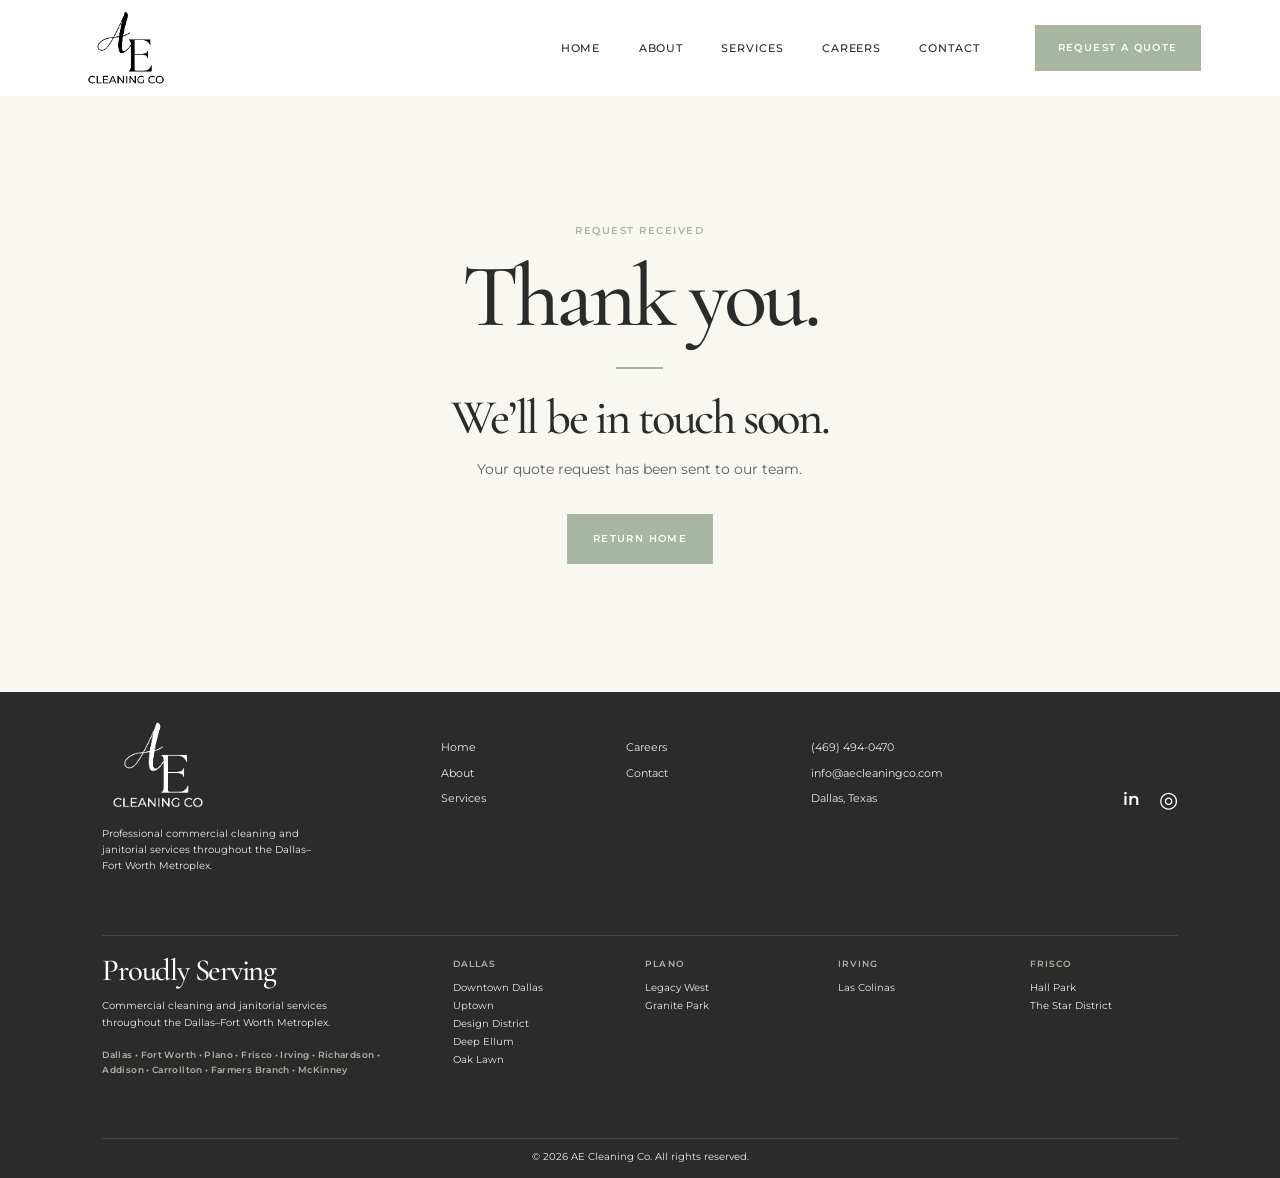
<file: thank-you.html>
<!doctype html>
<html lang="en">
  <head>
    <meta charset="UTF-8" />
    <meta name="viewport" content="width=device-width, initial-scale=1.0" />
    <meta name="description" content="Thank you for contacting AE Cleaning Co." />
    <meta name="robots" content="noindex, follow" />
    <title>Thank You | AE Cleaning Co.</title>
    <link rel="icon" type="image/png" sizes="512x512" href="favicon.png" />
    <link rel="preconnect" href="https://fonts.googleapis.com" />
    <link rel="preconnect" href="https://fonts.gstatic.com" crossorigin />
    <link href="https://fonts.googleapis.com/css2?family=Cormorant+Garamond:ital,wght@0,500;0,600;1,500;1,600&family=Montserrat:wght@400;500;600;700&display=swap" rel="stylesheet" />
    <link rel="stylesheet" href="contact.css" />
  </head>
  <body class="contact-page">
    <header class="site-header">
      <a class="brand" href="index.html" aria-label="AE Cleaning Co. home">
        <img class="brand-logo" src="ae-cleaning-logo.png" alt="" />
      </a>
      <button class="menu-toggle" aria-label="Open menu" aria-expanded="false">Menu</button>
      <nav aria-label="Primary navigation">
        <a href="index.html">Home</a>
        <a href="about.html">About</a>
        <a href="services.html">Services</a>
        <a href="careers.html">Careers</a>
        <a href="contact.html">Contact</a>
      </nav>
      <a class="button button-small" href="contact.html">Request a quote</a>
    </header>

    <main class="thank-you">
      <section aria-labelledby="thank-you-heading">
        <p class="eyebrow">Request received</p>
        <h1 id="thank-you-heading">Thank you.</h1>
        <i class="rule" aria-hidden="true"></i>
        <h2>We’ll be in touch soon.</h2>
        <p>Your quote request has been sent to our team.</p>
        <a class="button" href="index.html">Return home</a>
      </section>
    </main>

    <footer>
      <div class="footer-brand">
        <a class="brand" href="index.html" aria-label="AE Cleaning Co. home"><img class="brand-logo" src="ae-cleaning-logo.png" alt="" /></a>
        <p>Professional commercial cleaning and janitorial services throughout the Dallas–Fort Worth Metroplex.</p>
      </div>
      <div class="footer-links">
        <a href="index.html">Home</a>
        <a href="about.html">About</a>
        <a href="services.html">Services</a>
      </div>
      <div class="footer-links">
        <a href="careers.html">Careers</a>
        <a href="contact.html">Contact</a>
      </div>
      <address>
        <a href="tel:+14694940470">(469) 494-0470</a>
        <a href="mailto:info@aecleaningco.com">info@aecleaningco.com</a>
        <span>Dallas, Texas</span>
      </address>
      <div class="socials" aria-label="Social media"><span aria-label="LinkedIn">in</span><a class="social-icon" href="https://www.instagram.com/ae.cleaningco/" aria-label="Instagram: @ae.cleaningco" target="_blank" rel="noopener noreferrer">◎</a></div>
      <section class="footer-service-area" aria-labelledby="serving-heading">
        <div class="footer-service-copy"><h2 id="serving-heading">Proudly Serving</h2><p>Commercial cleaning and janitorial services throughout the Dallas–Fort Worth Metroplex.</p><p class="footer-city-list">Dallas • Fort Worth • Plano • Frisco • Irving • Richardson • Addison • Carrollton • Farmers Branch • McKinney</p></div>
        <div class="footer-service-neighborhoods"><section><h3>Dallas</h3><p>Downtown Dallas<br />Uptown<br />Design District<br />Deep Ellum<br />Oak Lawn</p></section><section><h3>Plano</h3><p>Legacy West<br />Granite Park</p></section><section><h3>Irving</h3><p>Las Colinas</p></section><section><h3>Frisco</h3><p>Hall Park<br />The Star District</p></section></div>
      </section>
      <small>© 2026 AE Cleaning Co. All rights reserved.</small>
    </footer>
    <script src="script.js"></script>
  </body>
</html>
</file>
<file: styles.css>
:root {
  --background: #F8F7F2;
  --secondary: #EFE9DF;
  --white: #FFFFFF;
  --heading: #2B2B2B;
  --body: #5E5E5E;
  --accent: #A8B5A0;
}

* { box-sizing: border-box; }

html { scroll-behavior: smooth; }

body {
  margin: 0;
  color: var(--body);
  background: var(--background);
  font-family: "Montserrat", sans-serif;
  font-size: 14px;
  line-height: 1.65;
}

a { color: inherit; text-decoration: none; }

h1,
h2,
h3 {
  margin: 0;
  color: var(--heading);
  font-family: "Cormorant Garamond", serif;
  font-weight: 500;
  line-height: .97;
}

h1 { font-size: clamp(3.25rem, 5.05vw, 5.5rem); letter-spacing: -.055em; }
h2 { font-size: clamp(2.5rem, 3.8vw, 4.6rem); letter-spacing: -.045em; }
h3 { font-size: 1.25rem; letter-spacing: -.018em; }

h1 em,
h2 em { font-weight: 500; }

.site-header {
  position: relative;
  z-index: 5;
  display: flex;
  align-items: center;
  min-height: 96px;
  padding: 15px clamp(24px, 6.2vw, 100px);
  gap: clamp(22px, 4.3vw, 76px);
  background: var(--white);
}

.brand {
  display: inline-flex;
  align-items: center;
  flex: 0 0 auto;
  line-height: 1;
}

.brand-logo {
  display: block;
  width: 94px;
  height: 66px;
  object-fit: contain;
  transform: scale(3);
  transform-origin: center;
}

.site-header nav {
  display: flex;
  align-self: stretch;
  align-items: center;
  gap: clamp(20px, 3vw, 48px);
  margin-left: auto;
}

.site-header nav a {
  position: relative;
  display: inline-flex;
  align-items: center;
  height: 100%;
  color: var(--heading);
  font-size: 11px;
  font-weight: 500;
  letter-spacing: .08em;
  text-transform: uppercase;
}

.site-header nav a::after {
  position: absolute;
  right: 0;
  bottom: 19px;
  left: 0;
  height: 1px;
  background: var(--heading);
  content: "";
  opacity: 0;
  transform: scaleX(.55);
  transition: opacity .2s ease, transform .2s ease;
}

.site-header nav a:hover::after,
.site-header nav .active::after { opacity: 1; transform: scaleX(1); }

.button {
  display: inline-flex;
  align-items: center;
  justify-content: center;
  min-height: 50px;
  padding: 14px 25px;
  border: 1px solid var(--accent);
  background: var(--accent);
  color: var(--white);
  font-size: 10px;
  font-weight: 600;
  letter-spacing: .14em;
  line-height: 1.2;
  text-align: center;
  text-transform: uppercase;
  transition: background .2s ease, border-color .2s ease, color .2s ease;
}

.button:hover {
  border-color: var(--heading);
  background: var(--heading);
}

.button-small {
  min-height: 46px;
  padding: 13px 22px;
  white-space: nowrap;
}

.menu-toggle { display: none; }

.hero {
  position: relative;
  display: grid;
  grid-template-rows: minmax(0, 1fr);
  height: clamp(410px, 45vw, 470px);
  overflow: hidden;
  isolation: isolate;
}

.hero-image,
.hero-shade { grid-area: 1 / 1; width: 100%; height: 100%; }

.hero-image { object-fit: cover; object-position: center; }

.hero-shade {
  background: linear-gradient(90deg, rgb(248 247 242 / .98) 0%, rgb(248 247 242 / .91) 31%, rgb(248 247 242 / .38) 57%, rgb(248 247 242 / 0) 76%);
}

.hero-copy {
  z-index: 1;
  grid-area: 1 / 1;
  align-self: center;
  width: min(540px, 49vw);
  margin-left: clamp(28px, 7.25vw, 122px);
  padding: 50px 0;
}

.hero-copy p {
  max-width: 375px;
  margin: 33px 0 27px;
  color: var(--heading);
  font-size: clamp(14px, 1.25vw, 17px);
  line-height: 1.55;
}

.value-section { padding: clamp(46px, 5.5vw, 84px) clamp(24px, 7.1vw, 118px) clamp(38px, 4.3vw, 68px); background: var(--background); }

.section-intro { text-align: center; }

.eyebrow {
  margin: 0 0 14px;
  color: var(--heading);
  font-size: 10px;
  font-weight: 600;
  letter-spacing: .15em;
  line-height: 1.4;
  text-transform: uppercase;
}

.rule {
  display: block;
  width: 53px;
  margin: 23px auto 0;
  border-top: 2px solid var(--accent);
}

.value-grid {
  display: grid;
  grid-template-columns: repeat(4, 1fr);
  max-width: 1160px;
  margin: clamp(34px, 4.3vw, 60px) auto 0;
}

.value-grid article {
  min-height: 196px;
  padding: 0 clamp(20px, 2.7vw, 45px);
  text-align: center;
}

.value-grid article + article { border-left: 1px solid var(--secondary); }

.feature-icon {
  display: block;
  width: 47px;
  height: 47px;
  margin: 0 auto 23px;
  fill: none;
  stroke: var(--accent);
  stroke-linecap: round;
  stroke-linejoin: round;
  stroke-width: 1.25;
}

.value-grid h3 { margin-bottom: 13px; color: var(--heading); font-family: "Montserrat", sans-serif; font-size: 10px; font-weight: 600; letter-spacing: .13em; line-height: 1.45; text-transform: uppercase; }
.value-grid p { margin: 0; font-size: 12px; line-height: 1.6; }

.editorial-section { display: grid; grid-template-columns: 1fr 1fr; background: var(--secondary); }

.editorial-section > img { width: 100%; height: clamp(380px, 38vw, 500px); object-fit: cover; object-position: center; }

.editorial-copy {
  display: flex;
  flex-direction: column;
  align-items: flex-start;
  justify-content: center;
  padding: clamp(38px, 5.5vw, 95px) clamp(30px, 8vw, 138px);
}

.editorial-copy .rule { margin: 25px 0 21px; }

.editorial-copy > p:not(.eyebrow) { max-width: 440px; margin: 0 0 29px; color: var(--heading); font-size: 13px; line-height: 1.7; }

.cta {
  display: grid;
  grid-template-columns: auto 1fr auto;
  align-items: center;
  gap: clamp(20px, 2.8vw, 42px);
  min-height: 88px;
  padding: 18px clamp(24px, 9vw, 150px);
  background: var(--accent);
  color: var(--white);
}

.cta h2 { color: var(--white); font-size: clamp(2rem, 3vw, 3.6rem); }
.cta p { margin: 4px 0 0; font-size: 12px; }

.cta-icon { width: 42px; height: 42px; fill: none; stroke: var(--white); stroke-linecap: round; stroke-linejoin: round; stroke-width: 1.25; }

.button-outline { border-color: var(--white); background: transparent; min-width: 204px; }
.button-outline:hover { border-color: var(--heading); background: var(--heading); }

footer {
  display: grid;
  grid-template-columns: 1.55fr .72fr .72fr 1.4fr auto;
  gap: clamp(24px, 4vw, 74px);
  padding: 34px clamp(24px, 8vw, 136px) 13px;
  background: var(--heading);
  color: var(--secondary);
  font-size: 11px;
}

footer .brand { align-items: flex-start; }
footer .brand-logo { width: 112px; height: 78px; filter: invert(1); transform: scale(3); }
.footer-brand p { max-width: 225px; margin: 16px 0 0; color: var(--secondary); font-size: 10px; line-height: 1.6; }

.footer-links,
footer address { display: flex; flex-direction: column; align-items: flex-start; gap: 7px; padding-top: 12px; font-style: normal; }

footer a { transition: color .2s ease; }
footer a:hover { color: var(--accent); }

.socials { display: flex; align-items: center; gap: 19px; align-self: center; color: var(--white); font-size: 17px; font-weight: 600; }
.socials .social-icon { font-size: 22px; font-weight: 400; }

.footer-service-area { display: grid; grid-column: 1 / -1; grid-template-columns: minmax(210px, .85fr) minmax(0, 2.15fr); grid-template-areas: "copy neighborhoods"; gap: clamp(30px, 5vw, 84px); margin-top: 10px; padding-top: 20px; border-top: 1px solid rgb(239 233 223 / .14); }
.footer-service-copy { grid-area: copy; }
.footer-service-copy h2 { margin: 0 0 10px; color: var(--white); font-family: "Cormorant Garamond", serif; font-size: clamp(1.85rem, 2.4vw, 2.6rem); font-weight: 500; letter-spacing: -.04em; line-height: 1; }
.footer-service-copy p { max-width: 335px; margin: 0; color: var(--secondary); font-size: 10px; line-height: 1.7; }
.footer-service-copy .footer-city-list { margin-top: 16px; color: var(--accent); font-size: 9px; font-weight: 600; letter-spacing: .04em; line-height: 1.75; }
.footer-service-neighborhoods { display: grid; grid-area: neighborhoods; grid-template-columns: repeat(4, minmax(0, 1fr)); gap: 24px clamp(22px, 3.5vw, 58px); }
.footer-service-neighborhoods h3 { margin: 0 0 8px; color: var(--accent); font-family: "Montserrat", sans-serif; font-size: 9px; font-weight: 600; letter-spacing: .12em; text-transform: uppercase; }
.footer-service-neighborhoods p { margin: 0; color: var(--secondary); font-size: 10px; line-height: 1.8; }

footer small { grid-column: 1 / -1; margin-top: 9px; padding-top: 9px; border-top: 1px solid rgb(239 233 223 / .14); color: var(--secondary); font-size: 10px; text-align: center; }

@media (max-width: 900px) {
  .site-header { gap: 22px; }
  .site-header nav { gap: 20px; }
  .site-header nav a { font-size: 9px; }
  .button-small { padding-inline: 15px; }
  .value-grid article { padding-inline: 18px; }
  footer { grid-template-columns: 1.6fr 1fr 1fr; }
  footer address { grid-column: 2 / 4; }
  .socials { grid-column: 3; grid-row: 1; }
  .footer-service-area { grid-template-columns: 1fr; grid-template-areas: "copy" "neighborhoods"; gap: 28px; }
  .footer-service-neighborhoods { grid-template-columns: repeat(2, minmax(0, 1fr)); }
}

@media (max-width: 700px) {
  .site-header { min-height: 83px; padding: 10px 24px; justify-content: space-between; }
  .brand-logo { width: 80px; height: 58px; transform: scale(2.7); }
  .site-header nav,
  .site-header > .button { display: none; }
  .menu-toggle { display: block; padding: 8px 0; border: 0; background: transparent; color: var(--heading); font-family: "Montserrat", sans-serif; font-size: 10px; font-weight: 600; letter-spacing: .14em; text-transform: uppercase; }
  .site-header.open nav { position: absolute; top: 83px; right: 0; left: 0; display: flex; flex-direction: column; align-items: stretch; gap: 0; padding: 10px 24px 16px; background: var(--white); box-shadow: 0 12px 22px rgb(43 43 43 / .12); }
  .site-header.open nav a { display: block; height: auto; padding: 11px 0; font-size: 10px; }
  .site-header.open nav a::after { right: auto; bottom: 6px; width: 26px; }
  .hero { height: 400px; }
  .hero-image { object-position: 63% center; }
  .hero-shade { background: linear-gradient(90deg, rgb(248 247 242 / .96) 0%, rgb(248 247 242 / .76) 64%, rgb(248 247 242 / .11) 100%); }
  .hero-copy { width: min(495px, calc(100% - 48px)); margin-left: 24px; padding: 32px 0; }
  .hero-copy p { max-width: 330px; margin: 26px 0 25px; }
  .value-section { padding-top: 46px; }
  .value-grid { grid-template-columns: repeat(2, 1fr); row-gap: 44px; }
  .value-grid article { min-height: auto; }
  .value-grid article:nth-child(3) { border-left: 0; }
  .editorial-section { grid-template-columns: 1fr; }
  .editorial-section > img { height: min(69vw, 490px); }
  .editorial-copy { padding: 42px 10%; }
  .cta { grid-template-columns: auto 1fr; padding-block: 22px; }
  .cta .button { grid-column: 1 / -1; width: 100%; }
  footer { grid-template-columns: 1fr 1fr; gap: 28px; }
  .footer-brand { grid-column: 1 / -1; }
  footer address { grid-column: auto; }
  .socials { grid-column: 2; grid-row: 2; align-self: start; justify-self: end; }
}

@media (max-width: 430px) {
  h1 { font-size: 3.25rem; }
  h2 { font-size: 2.5rem; }
  .value-grid { grid-template-columns: 1fr; max-width: 300px; }
  .value-grid article + article { border-top: 1px solid var(--secondary); border-left: 0; padding-top: 38px; }
  .value-grid article:nth-child(3) { border-top: 1px solid var(--secondary); }
  .cta { grid-template-columns: 1fr; }
  .cta-icon { display: none; }
  footer { grid-template-columns: 1fr; }
  .socials { grid-column: auto; grid-row: auto; justify-self: start; }
  .footer-service-neighborhoods { grid-template-columns: 1fr; }
}
</file>
<file: about.css>
:root {
  --background: #F8F7F2;
  --secondary: #EFE9DF;
  --white: #FFFFFF;
  --heading: #2B2B2B;
  --body: #5E5E5E;
  --accent: #A8B5A0;
}

* { box-sizing: border-box; }
html { scroll-behavior: smooth; }

body { margin: 0; background: var(--background); color: var(--body); font-family: "Montserrat", sans-serif; font-size: 14px; line-height: 1.7; }
a { color: inherit; text-decoration: none; }
h1, h2, h3 { margin: 0; color: var(--heading); font-family: "Cormorant Garamond", serif; font-weight: 500; line-height: 1; letter-spacing: -.045em; }
h1 { font-size: clamp(3.8rem, 6vw, 6.4rem); }
h2 { font-size: clamp(2.3rem, 3.6vw, 4.2rem); }
h1 em, h2 em { color: var(--heading); font-weight: 500; }

.site-header { position: relative; z-index: 5; display: flex; align-items: center; min-height: 96px; padding: 15px clamp(24px, 6.2vw, 100px); gap: clamp(22px, 4.3vw, 76px); background: var(--white); }
.brand { display: inline-flex; flex: 0 0 auto; align-items: center; line-height: 1; }
.brand-logo { display: block; width: 94px; height: 66px; object-fit: contain; transform: scale(3); transform-origin: center; }
.site-header nav { display: flex; align-self: stretch; align-items: center; gap: clamp(20px, 3vw, 48px); margin-left: auto; }
.site-header nav a { position: relative; display: inline-flex; align-items: center; height: 100%; color: var(--heading); font-size: 11px; font-weight: 500; letter-spacing: .08em; text-transform: uppercase; }
.site-header nav a::after { position: absolute; right: 0; bottom: 19px; left: 0; height: 1px; background: var(--heading); content: ""; opacity: 0; transform: scaleX(.55); transition: opacity .2s ease, transform .2s ease; }
.site-header nav a:hover::after, .site-header nav .active::after { opacity: 1; transform: scaleX(1); }
.button { display: inline-flex; align-items: center; justify-content: center; min-height: 50px; padding: 14px 25px; border: 1px solid var(--accent); background: var(--accent); color: var(--white); font-size: 10px; font-weight: 600; letter-spacing: .14em; line-height: 1.2; text-align: center; text-transform: uppercase; transition: background .2s ease, border-color .2s ease; }
.button:hover { border-color: var(--heading); background: var(--heading); }
.button-small { min-height: 46px; padding: 13px 22px; white-space: nowrap; }
.menu-toggle { display: none; }

.eyebrow { margin: 0 0 14px; color: var(--accent); font-size: 10px; font-weight: 600; letter-spacing: .14em; line-height: 1.4; text-transform: uppercase; }
.rule { display: block; width: 47px; margin: 25px 0; border-top: 2px solid var(--accent); }

.about-hero { min-height: 340px; padding: clamp(46px, 5.4vw, 85px) clamp(24px, 7.2vw, 118px) clamp(42px, 5.2vw, 81px); background: var(--background); }
.about-hero h1 { max-width: 705px; }
.about-hero h1 em { font-style: italic; }
.about-hero > p:not(.eyebrow) { max-width: 540px; margin: 31px 0 0; color: var(--heading); font-size: 13px; line-height: 1.8; }

.story-values { display: grid; grid-template-columns: minmax(300px, .96fr) minmax(520px, 1.64fr); padding: clamp(38px, 4.9vw, 77px) clamp(24px, 7.2vw, 118px); background: var(--white); }
.story { padding-right: clamp(32px, 6vw, 108px); }
.story h2 { margin-bottom: 29px; font-size: clamp(2.35rem, 3.25vw, 3.75rem); }
.story > p:not(.eyebrow) { margin: 0 0 23px; color: var(--heading); font-size: 12px; line-height: 1.78; }
.story .button { margin-top: 6px; }
.values { padding-left: clamp(34px, 5.4vw, 100px); border-left: 1px solid var(--secondary); }
.values-grid { display: grid; grid-template-columns: repeat(3, 1fr); gap: 34px clamp(24px, 4.2vw, 72px); margin-top: 28px; }
.values-grid article { text-align: center; }
.values-grid svg { width: 43px; height: 43px; margin: 0 auto 16px; fill: none; stroke: var(--accent); stroke-linecap: round; stroke-linejoin: round; stroke-width: 1.15; }
.values-grid h3 { margin-bottom: 9px; font-family: "Montserrat", sans-serif; font-size: 11px; font-weight: 600; letter-spacing: .02em; }
.values-grid p { max-width: 150px; margin: 0 auto; color: var(--heading); font-size: 10px; line-height: 1.7; }

.mission { padding: clamp(40px, 5.1vw, 79px) 24px; background: var(--secondary); text-align: center; }
.mission .eyebrow { margin-bottom: 13px; }
.mission h2 { max-width: 820px; margin: auto; font-size: clamp(2.55rem, 4vw, 4.7rem); }
.mission .rule { margin: 28px auto 23px; }
.mission > p:not(.eyebrow) { max-width: 685px; margin: auto; color: var(--heading); font-size: 12px; line-height: 1.8; }

.about-image { display: block; width: 100%; height: clamp(260px, 27vw, 385px); object-fit: cover; object-position: center 56%; }

.closing-cta { padding: clamp(40px, 4.8vw, 69px) 24px; background: var(--white); text-align: center; }
.closing-cta .eyebrow { margin-bottom: 16px; }
.closing-cta h2 { font-size: clamp(2.4rem, 3.65vw, 4.1rem); }
.closing-cta .button { margin-top: 29px; }

footer { display: grid; grid-template-columns: 1.55fr .72fr .72fr 1.4fr auto; gap: clamp(24px, 4vw, 74px); padding: 34px clamp(24px, 8vw, 136px) 13px; background: var(--heading); color: var(--secondary); font-size: 11px; }
footer .brand { align-items: flex-start; }
footer .brand-logo { width: 112px; height: 78px; filter: invert(1); transform: scale(3); }
.footer-brand p { max-width: 225px; margin: 16px 0 0; color: var(--secondary); font-size: 10px; line-height: 1.6; }
.footer-links, footer address { display: flex; flex-direction: column; align-items: flex-start; gap: 7px; padding-top: 12px; font-style: normal; }
footer a { transition: color .2s ease; }
footer a:hover { color: var(--accent); }
.socials { display: flex; align-items: center; gap: 19px; align-self: center; color: var(--white); font-size: 17px; font-weight: 600; }
.socials .social-icon { font-size: 22px; font-weight: 400; }
.footer-service-area { display: grid; grid-column: 1 / -1; grid-template-columns: minmax(210px, .85fr) minmax(0, 2.15fr); grid-template-areas: "copy neighborhoods"; gap: clamp(30px, 5vw, 84px); margin-top: 10px; padding-top: 20px; border-top: 1px solid rgb(239 233 223 / .14); }
.footer-service-copy { grid-area: copy; }
.footer-service-copy h2 { margin: 0 0 10px; color: var(--white); font-family: "Cormorant Garamond", serif; font-size: clamp(1.85rem, 2.4vw, 2.6rem); font-weight: 500; letter-spacing: -.04em; line-height: 1; }
.footer-service-copy p { max-width: 335px; margin: 0; color: var(--secondary); font-size: 10px; line-height: 1.7; }
.footer-service-copy .footer-city-list { margin-top: 16px; color: var(--accent); font-size: 9px; font-weight: 600; letter-spacing: .04em; line-height: 1.75; }
.footer-service-neighborhoods { display: grid; grid-area: neighborhoods; grid-template-columns: repeat(4, minmax(0, 1fr)); gap: 24px clamp(22px, 3.5vw, 58px); }
.footer-service-neighborhoods h3 { margin: 0 0 8px; color: var(--accent); font-family: "Montserrat", sans-serif; font-size: 9px; font-weight: 600; letter-spacing: .12em; text-transform: uppercase; }
.footer-service-neighborhoods p { margin: 0; color: var(--secondary); font-size: 10px; line-height: 1.8; }
footer small { grid-column: 1 / -1; margin-top: 9px; padding-top: 9px; border-top: 1px solid rgb(239 233 223 / .14); color: var(--secondary); font-size: 10px; text-align: center; }

@media (max-width: 900px) {
  .site-header { gap: 22px; }
  .site-header nav { gap: 20px; }
  .site-header nav a { font-size: 9px; }
  .button-small { padding-inline: 15px; }
  .story-values { grid-template-columns: .86fr 1.14fr; }
  .values-grid { gap: 30px 20px; }
  footer { grid-template-columns: 1.6fr 1fr 1fr; }
  footer address { grid-column: 2 / 4; }
  .socials { grid-column: 3; grid-row: 1; }
  .footer-service-area { grid-template-columns: 1fr; grid-template-areas: "copy" "neighborhoods"; gap: 28px; }
  .footer-service-neighborhoods { grid-template-columns: repeat(2, minmax(0, 1fr)); }
}

@media (max-width: 700px) {
  .site-header { min-height: 83px; padding: 10px 24px; justify-content: space-between; gap: 10px; }
  .brand-logo { width: 80px; height: 58px; transform: scale(2.7); }
  .site-header nav, .site-header > .button { display: none; }
  .menu-toggle { display: block; padding: 8px 0; border: 0; background: transparent; color: var(--heading); font-family: "Montserrat", sans-serif; font-size: 10px; font-weight: 600; letter-spacing: .14em; text-transform: uppercase; }
  .site-header.open nav { position: absolute; top: 83px; right: 0; left: 0; display: flex; flex-direction: column; align-items: stretch; gap: 0; padding: 10px 24px 16px; background: var(--white); box-shadow: 0 12px 22px rgb(43 43 43 / .12); }
  .site-header.open nav a { display: block; height: auto; padding: 11px 0; font-size: 10px; }
  .site-header.open nav a::after { right: auto; bottom: 6px; width: 26px; }
  .about-hero { min-height: 0; padding: 54px 9% 50px; }
  .story-values { grid-template-columns: 1fr; gap: 62px; padding: 46px 9%; }
  .story { padding-right: 0; }
  .values { padding-left: 0; border-left: 0; }
  .values-grid { gap: 38px 24px; }
  .mission h2 br { display: none; }
  footer { grid-template-columns: 1fr 1fr; gap: 28px; }
  .footer-brand { grid-column: 1 / -1; }
  footer address { grid-column: auto; }
  .socials { grid-column: 2; grid-row: 2; align-self: start; justify-self: end; }
}

@media (max-width: 430px) {
  h1 { font-size: 3.55rem; }
  .values-grid { grid-template-columns: repeat(2, 1fr); }
  .closing-cta h2 { font-size: 2.4rem; }
  footer { grid-template-columns: 1fr; }
  .socials { grid-column: auto; grid-row: auto; justify-self: start; }
  .footer-service-neighborhoods { grid-template-columns: 1fr; }
}
</file>
<file: careers.css>
:root {
  --background: #F8F7F2;
  --secondary: #EFE9DF;
  --white: #FFFFFF;
  --heading: #2B2B2B;
  --body: #5E5E5E;
  --accent: #A8B5A0;
}

* { box-sizing: border-box; }
html { scroll-behavior: smooth; }

body {
  margin: 0;
  background: var(--background);
  color: var(--body);
  font-family: "Montserrat", sans-serif;
  font-size: 14px;
  line-height: 1.7;
}

a { color: inherit; text-decoration: none; }

h1, h2 {
  margin: 0;
  color: var(--heading);
  font-family: "Cormorant Garamond", serif;
  font-weight: 500;
  line-height: 1;
  letter-spacing: -.045em;
}

h1 { font-size: clamp(4.5rem, 8.25vw, 8rem); }
h2 { font-size: clamp(2.35rem, 3.75vw, 4.4rem); }
h2 em { color: var(--accent); font-weight: 500; }

.site-header {
  position: relative;
  z-index: 5;
  display: flex;
  align-items: center;
  min-height: 96px;
  padding: 15px clamp(24px, 6.2vw, 100px);
  gap: clamp(22px, 4.3vw, 76px);
  background: var(--white);
}

.brand { display: inline-flex; flex: 0 0 auto; align-items: center; line-height: 1; }
.brand-logo { display: block; width: 94px; height: 66px; object-fit: contain; transform: scale(3); transform-origin: center; }

.site-header nav { display: flex; align-self: stretch; align-items: center; gap: clamp(20px, 3vw, 48px); margin-left: auto; }
.site-header nav a { position: relative; display: inline-flex; align-items: center; height: 100%; color: var(--heading); font-size: 11px; font-weight: 500; letter-spacing: .08em; text-transform: uppercase; }
.site-header nav a::after { position: absolute; right: 0; bottom: 19px; left: 0; height: 1px; background: var(--heading); content: ""; opacity: 0; transform: scaleX(.55); transition: opacity .2s ease, transform .2s ease; }
.site-header nav a:hover::after, .site-header nav .active::after { opacity: 1; transform: scaleX(1); }

.button { display: inline-flex; align-items: center; justify-content: center; gap: 18px; min-height: 50px; padding: 14px 25px; border: 1px solid var(--accent); background: var(--accent); color: var(--white); font-size: 10px; font-weight: 600; letter-spacing: .14em; line-height: 1.2; text-align: center; text-transform: uppercase; transition: background .2s ease, border-color .2s ease, color .2s ease; }
.button:hover { border-color: var(--heading); background: var(--heading); }
.button span { font-size: 17px; line-height: 1; }
.button-small { min-height: 46px; padding: 13px 22px; white-space: nowrap; }
.button-outline { border-color: var(--heading); background: transparent; color: var(--heading); }
.button-outline:hover { border-color: var(--heading); background: var(--heading); color: var(--white); }
.menu-toggle { display: none; }

.eyebrow { margin: 0 0 14px; color: var(--heading); font-size: 10px; font-weight: 600; letter-spacing: .15em; line-height: 1.4; text-transform: uppercase; }
.rule { display: block; width: 47px; margin: 25px 0; border-top: 2px solid var(--accent); }

.careers-hero { min-height: 365px; padding: clamp(46px, 5.7vw, 90px) clamp(24px, 7.2vw, 118px) clamp(44px, 5.5vw, 88px); background: var(--background); }
.careers-hero > .eyebrow { display: none; }
.careers-hero h1 { margin-bottom: 21px; }
.careers-hero h2 { max-width: 660px; font-size: clamp(2.5rem, 4vw, 4.6rem); }
.careers-hero > p { max-width: 560px; margin: 38px 0 31px; color: var(--heading); font-size: 13px; line-height: 1.8; }

.principles { padding: clamp(36px, 4.4vw, 69px) clamp(24px, 7.2vw, 118px) clamp(32px, 3.8vw, 59px); border-top: 1px solid var(--secondary); background: var(--white); }
.principles > .rule { margin: 18px 0 31px; }
.principles-grid { display: grid; grid-template-columns: repeat(4, 1fr); max-width: 1400px; }
.principles-grid article { min-height: 178px; padding: 0 clamp(20px, 3.3vw, 55px) 0 0; }
.principles-grid article + article { padding-left: clamp(20px, 3.3vw, 55px); border-left: 1px solid var(--secondary); }
.principles-grid span { color: var(--accent); font-family: "Cormorant Garamond", serif; font-size: 1.45rem; }
.principles-grid h2 { margin-top: 8px; font-size: clamp(1.75rem, 2.15vw, 2.45rem); }
.principles-grid .rule { width: 25px; margin: 20px 0; border-width: 1px; }
.principles-grid p { max-width: 215px; margin: 0; color: var(--heading); font-size: 12px; line-height: 1.75; }

.expectations { display: grid; grid-template-columns: 1fr 1fr; padding: clamp(40px, 5.1vw, 81px) clamp(24px, 7.2vw, 118px); background: var(--background); }
.expectations > div { padding-right: clamp(30px, 9vw, 155px); }
.expectations > div + div { padding-right: 0; padding-left: clamp(30px, 7.8vw, 135px); border-left: 1px solid var(--secondary); }
.expectations h2 { font-size: clamp(2.1rem, 3vw, 3.4rem); }
.expectations .rule { width: 38px; margin: 19px 0 22px; border-width: 1px; }
.expectations ul { display: grid; gap: 10px; margin: 0; padding: 0; list-style: none; }
.expectations li { display: flex; align-items: center; gap: 20px; color: var(--heading); font-size: 12px; }
.expectations li::before { width: 19px; border-top: 1px solid var(--accent); content: ""; flex: 0 0 auto; }

.apply-cta { margin: 0 clamp(22px, 2vw, 34px) clamp(36px, 4.7vw, 73px); padding: clamp(32px, 4.2vw, 65px) 24px; background: linear-gradient(90deg, var(--secondary), var(--background), var(--secondary)); text-align: center; }
.apply-cta h2 { font-size: clamp(2.3rem, 3.55vw, 4rem); }
.apply-cta .rule { margin: 25px auto 18px; }
.apply-cta > div { display: flex; align-items: center; justify-content: center; gap: 36px; }
.apply-cta > div > span { color: var(--heading); font-family: "Cormorant Garamond", serif; font-size: 1.3rem; }
.text-link { color: var(--heading); font-size: 11px; font-weight: 600; letter-spacing: .12em; text-decoration: underline; text-decoration-color: var(--accent); text-decoration-thickness: 1px; text-underline-offset: 4px; text-transform: uppercase; }
.text-link:hover { color: var(--accent); }

footer { display: grid; grid-template-columns: 1.55fr .72fr .72fr 1.4fr auto; gap: clamp(24px, 4vw, 74px); padding: 34px clamp(24px, 8vw, 136px) 13px; background: var(--heading); color: var(--secondary); font-size: 11px; }
footer .brand { align-items: flex-start; }
footer .brand-logo { width: 112px; height: 78px; filter: invert(1); transform: scale(3); }
.footer-brand p { max-width: 225px; margin: 16px 0 0; color: var(--secondary); font-size: 10px; line-height: 1.6; }
.footer-links, footer address { display: flex; flex-direction: column; align-items: flex-start; gap: 7px; padding-top: 12px; font-style: normal; }
footer a { transition: color .2s ease; }
footer a:hover { color: var(--accent); }
.socials { display: flex; align-items: center; gap: 19px; align-self: center; color: var(--white); font-size: 17px; font-weight: 600; }
.socials .social-icon { font-size: 22px; font-weight: 400; }
.footer-service-area { display: grid; grid-column: 1 / -1; grid-template-columns: minmax(210px, .85fr) minmax(0, 2.15fr); grid-template-areas: "copy neighborhoods"; gap: clamp(30px, 5vw, 84px); margin-top: 10px; padding-top: 20px; border-top: 1px solid rgb(239 233 223 / .14); }
.footer-service-copy { grid-area: copy; }
.footer-service-copy h2 { margin: 0 0 10px; color: var(--white); font-family: "Cormorant Garamond", serif; font-size: clamp(1.85rem, 2.4vw, 2.6rem); font-weight: 500; letter-spacing: -.04em; line-height: 1; }
.footer-service-copy p { max-width: 335px; margin: 0; color: var(--secondary); font-size: 10px; line-height: 1.7; }
.footer-service-copy .footer-city-list { margin-top: 16px; color: var(--accent); font-size: 9px; font-weight: 600; letter-spacing: .04em; line-height: 1.75; }
.footer-service-neighborhoods { display: grid; grid-area: neighborhoods; grid-template-columns: repeat(4, minmax(0, 1fr)); gap: 24px clamp(22px, 3.5vw, 58px); }
.footer-service-neighborhoods h3 { margin: 0 0 8px; color: var(--accent); font-family: "Montserrat", sans-serif; font-size: 9px; font-weight: 600; letter-spacing: .12em; text-transform: uppercase; }
.footer-service-neighborhoods p { margin: 0; color: var(--secondary); font-size: 10px; line-height: 1.8; }
footer small { grid-column: 1 / -1; margin-top: 9px; padding-top: 9px; border-top: 1px solid rgb(239 233 223 / .14); color: var(--secondary); font-size: 10px; text-align: center; }

@media (max-width: 900px) {
  .site-header { gap: 22px; }
  .site-header nav { gap: 20px; }
  .site-header nav a { font-size: 9px; }
  .button-small { padding-inline: 15px; }
  footer { grid-template-columns: 1.6fr 1fr 1fr; }
  footer address { grid-column: 2 / 4; }
  .socials { grid-column: 3; grid-row: 1; }
  .footer-service-area { grid-template-columns: 1fr; grid-template-areas: "copy" "neighborhoods"; gap: 28px; }
  .footer-service-neighborhoods { grid-template-columns: repeat(2, minmax(0, 1fr)); }
}

@media (max-width: 700px) {
  .site-header { min-height: 83px; padding: 10px 24px; justify-content: space-between; gap: 10px; }
  .brand-logo { width: 80px; height: 58px; transform: scale(2.7); }
  .site-header nav, .site-header > .button { display: none; }
  .menu-toggle { display: block; padding: 8px 0; border: 0; background: transparent; color: var(--heading); font-family: "Montserrat", sans-serif; font-size: 10px; font-weight: 600; letter-spacing: .14em; text-transform: uppercase; }
  .site-header.open nav { position: absolute; top: 83px; right: 0; left: 0; display: flex; flex-direction: column; align-items: stretch; gap: 0; padding: 10px 24px 16px; background: var(--white); box-shadow: 0 12px 22px rgb(43 43 43 / .12); }
  .site-header.open nav a { display: block; height: auto; padding: 11px 0; font-size: 10px; }
  .site-header.open nav a::after { right: auto; bottom: 6px; width: 26px; }
  .careers-hero { min-height: 0; padding: 54px 9% 51px; }
  .principles { padding-block: 42px; }
  .principles-grid { grid-template-columns: repeat(2, 1fr); row-gap: 45px; }
  .principles-grid article:nth-child(3) { border-left: 0; padding-left: 0; }
  .expectations { grid-template-columns: 1fr; gap: 58px; padding: 46px 9%; }
  .expectations > div, .expectations > div + div { padding: 0; border: 0; }
  .apply-cta { margin: 0 24px 46px; }
  footer { grid-template-columns: 1fr 1fr; gap: 28px; }
  .footer-brand { grid-column: 1 / -1; }
  footer address { grid-column: auto; }
  .socials { grid-column: 2; grid-row: 2; align-self: start; justify-self: end; }
}

@media (max-width: 430px) {
  h1 { font-size: 4.15rem; }
  h2 { font-size: 2.45rem; }
  .principles-grid { grid-template-columns: 1fr; }
  .principles-grid article, .principles-grid article + article, .principles-grid article:nth-child(3) { min-height: 0; padding: 31px 0 0; border-top: 1px solid var(--secondary); border-left: 0; }
  .principles-grid article:first-child { padding-top: 0; border-top: 0; }
  .apply-cta > div { flex-direction: column; gap: 18px; }
  footer { grid-template-columns: 1fr; }
  .socials { grid-column: auto; grid-row: auto; justify-self: start; }
  .footer-service-neighborhoods { grid-template-columns: 1fr; }
}
</file>
<file: contact.css>
:root {
  --background: #F8F7F2;
  --secondary: #EFE9DF;
  --white: #FFFFFF;
  --heading: #2B2B2B;
  --body: #5E5E5E;
  --accent: #A8B5A0;
}

* { box-sizing: border-box; }
html { scroll-behavior: smooth; }

body {
  margin: 0;
  background: var(--background);
  color: var(--body);
  font-family: "Montserrat", sans-serif;
  font-size: 14px;
  line-height: 1.7;
}

a { color: inherit; text-decoration: none; }

h1, h2 {
  margin: 0;
  color: var(--heading);
  font-family: "Cormorant Garamond", serif;
  font-weight: 500;
  letter-spacing: -.045em;
  line-height: 1;
}

h1 { font-size: clamp(4.5rem, 8.25vw, 8rem); }
h2 { font-size: clamp(2.35rem, 3.75vw, 4.4rem); }

.site-header {
  position: relative;
  z-index: 5;
  display: flex;
  align-items: center;
  min-height: 96px;
  gap: clamp(22px, 4.3vw, 76px);
  padding: 15px clamp(24px, 6.2vw, 100px);
  background: var(--white);
}

.brand { display: inline-flex; flex: 0 0 auto; align-items: center; line-height: 1; }
.brand-logo { display: block; width: 94px; height: 66px; object-fit: contain; transform: scale(3); transform-origin: center; }

.site-header nav { display: flex; align-self: stretch; align-items: center; gap: clamp(20px, 3vw, 48px); margin-left: auto; }
.site-header nav a { position: relative; display: inline-flex; align-items: center; height: 100%; color: var(--heading); font-size: 11px; font-weight: 500; letter-spacing: .08em; text-transform: uppercase; }
.site-header nav a::after { position: absolute; right: 0; bottom: 19px; left: 0; height: 1px; background: var(--heading); content: ""; opacity: 0; transform: scaleX(.55); transition: opacity .2s ease, transform .2s ease; }
.site-header nav a:hover::after, .site-header nav .active::after { opacity: 1; transform: scaleX(1); }

.button { display: inline-flex; align-items: center; justify-content: center; min-height: 50px; padding: 14px 25px; border: 1px solid var(--accent); background: var(--accent); color: var(--white); font-family: "Montserrat", sans-serif; font-size: 10px; font-weight: 600; letter-spacing: .14em; line-height: 1.2; text-align: center; text-transform: uppercase; transition: background .2s ease, border-color .2s ease, color .2s ease; }
.button:hover { border-color: var(--heading); background: var(--heading); }
.button-small { min-height: 46px; padding: 13px 22px; white-space: nowrap; }
.button-outline { background: transparent; color: var(--heading); }
.button-outline:hover { color: var(--white); }
.menu-toggle { display: none; }

.eyebrow { margin: 0 0 14px; color: var(--accent); font-size: 10px; font-weight: 600; letter-spacing: .15em; line-height: 1.4; text-transform: uppercase; }
.rule { display: block; width: 47px; margin: 25px 0; border-top: 2px solid var(--accent); }

.contact-hero { display: grid; grid-template-columns: minmax(0, .82fr) minmax(370px, .98fr); align-items: start; gap: clamp(42px, 8vw, 140px); padding: clamp(46px, 5.6vw, 88px) clamp(24px, 7.2vw, 118px); background: var(--background); }
.contact-hero-copy { max-width: 595px; padding-top: clamp(10px, 2.8vw, 46px); }
.contact-hero-copy > .eyebrow { display: none; }
.contact-hero-copy h1 { margin-bottom: 22px; }
.contact-hero-copy h2 { max-width: 700px; font-size: clamp(2.5rem, 4.1vw, 4.7rem); }
.contact-hero-copy > p { max-width: 595px; margin: 34px 0 0; color: var(--heading); font-size: 13px; line-height: 1.8; }
.contact-hero .quote-form { padding: clamp(28px, 4.1vw, 52px); border: 1px solid var(--secondary); background: var(--white); }

.contact-content { padding: clamp(38px, 4.6vw, 70px) clamp(24px, 7.2vw, 118px); background: var(--white); }
.quote-form h2, .contact-details h2 { font-size: clamp(2.3rem, 3.25vw, 3.8rem); }
.form-heading { margin-bottom: 30px; }
.form-grid { display: grid; grid-template-columns: repeat(2, minmax(0, 1fr)); gap: 24px clamp(22px, 4vw, 52px); }
.form-grid p { margin: 0; }
.form-grid .field-wide { grid-column: 1 / -1; }
.form-honeypot { display: none; }
label { display: block; margin-bottom: 9px; color: var(--heading); font-size: 10px; font-weight: 600; letter-spacing: .09em; text-transform: uppercase; }
label span { color: var(--body); font-weight: 500; letter-spacing: .03em; text-transform: none; }
input, select, textarea { display: block; width: 100%; border: 0; border-bottom: 1px solid var(--secondary); border-radius: 0; outline: none; background: transparent; color: var(--heading); font: inherit; font-size: 13px; line-height: 1.45; transition: border-color .2s ease; }
input, select { height: 39px; padding: 0 0 8px; }
textarea { min-height: 108px; padding: 0 0 10px; resize: vertical; }
select { appearance: none; background-image: linear-gradient(45deg, transparent 50%, var(--body) 50%), linear-gradient(135deg, var(--body) 50%, transparent 50%); background-position: calc(100% - 11px) 14px, calc(100% - 6px) 14px; background-repeat: no-repeat; background-size: 5px 5px, 5px 5px; cursor: pointer; }
input:focus, select:focus, textarea:focus { border-color: var(--accent); }
.quote-form > .button { margin-top: 30px; cursor: pointer; }

.contact-details { max-width: 1120px; margin: 0 auto; }
.contact-details dl { display: grid; grid-template-columns: repeat(3, minmax(0, 1fr)); gap: clamp(24px, 5vw, 74px); margin: 36px 0 0; }
.contact-details dl div { padding-bottom: 20px; border-bottom: 1px solid var(--secondary); }
.contact-details dt { margin-bottom: 6px; color: var(--accent); font-size: 10px; font-weight: 600; letter-spacing: .13em; text-transform: uppercase; }
.contact-details dd { margin: 0; color: var(--heading); font-size: 12px; line-height: 1.7; }
.contact-details dd a:hover { color: var(--accent); }

.careers-inquiry { margin: 0 clamp(22px, 2vw, 34px) clamp(36px, 4.6vw, 70px); padding: clamp(36px, 4.6vw, 68px) 24px; background: var(--secondary); text-align: center; }
.careers-inquiry h2 { font-size: clamp(2.4rem, 3.65vw, 4.15rem); }
.careers-inquiry > p:not(.eyebrow) { max-width: 620px; margin: 25px auto 31px; color: var(--heading); font-size: 12px; line-height: 1.8; }
.thank-you { display: grid; min-height: min(56vh, 620px); padding: clamp(70px, 10vw, 150px) 8%; place-items: center; text-align: center; }
.thank-you section { max-width: 620px; }
.thank-you .rule { margin-right: auto; margin-left: auto; }
.thank-you h1 { margin: 0; font-size: clamp(4rem, 7vw, 7rem); }
.thank-you h2 { margin: 0 0 16px; font-size: clamp(2.3rem, 3.8vw, 4.25rem); }
.thank-you p:not(.eyebrow) { max-width: 410px; margin: 0 auto 32px; }

footer { display: grid; grid-template-columns: 1.55fr .72fr .72fr 1.4fr auto; gap: clamp(24px, 4vw, 74px); padding: 34px clamp(24px, 8vw, 136px) 13px; background: var(--heading); color: var(--secondary); font-size: 11px; }
footer .brand { align-items: flex-start; }
footer .brand-logo { width: 112px; height: 78px; filter: invert(1); transform: scale(3); }
.footer-brand p { max-width: 225px; margin: 16px 0 0; color: var(--secondary); font-size: 10px; line-height: 1.6; }
.footer-links, footer address { display: flex; flex-direction: column; align-items: flex-start; gap: 7px; padding-top: 12px; font-style: normal; }
footer a { transition: color .2s ease; }
footer a:hover { color: var(--accent); }
.socials { display: flex; align-items: center; align-self: center; gap: 19px; color: var(--white); font-size: 17px; font-weight: 600; }
.socials .social-icon { font-size: 22px; font-weight: 400; }
.footer-service-area { display: grid; grid-column: 1 / -1; grid-template-columns: minmax(210px, .85fr) minmax(0, 2.15fr); grid-template-areas: "copy neighborhoods"; gap: clamp(30px, 5vw, 84px); margin-top: 10px; padding-top: 20px; border-top: 1px solid rgb(239 233 223 / .14); }
.footer-service-copy { grid-area: copy; }
.footer-service-copy h2 { margin: 0 0 10px; color: var(--white); font-family: "Cormorant Garamond", serif; font-size: clamp(1.85rem, 2.4vw, 2.6rem); font-weight: 500; letter-spacing: -.04em; line-height: 1; }
.footer-service-copy p { max-width: 335px; margin: 0; color: var(--secondary); font-size: 10px; line-height: 1.7; }
.footer-service-copy .footer-city-list { margin-top: 16px; color: var(--accent); font-size: 9px; font-weight: 600; letter-spacing: .04em; line-height: 1.75; }
.footer-service-neighborhoods { display: grid; grid-area: neighborhoods; grid-template-columns: repeat(4, minmax(0, 1fr)); gap: 24px clamp(22px, 3.5vw, 58px); }
.footer-service-neighborhoods h3 { margin: 0 0 8px; color: var(--accent); font-family: "Montserrat", sans-serif; font-size: 9px; font-weight: 600; letter-spacing: .12em; text-transform: uppercase; }
.footer-service-neighborhoods p { margin: 0; color: var(--secondary); font-size: 10px; line-height: 1.8; }
footer small { grid-column: 1 / -1; margin-top: 9px; padding-top: 9px; border-top: 1px solid rgb(239 233 223 / .14); color: var(--secondary); font-size: 10px; text-align: center; }

@media (max-width: 900px) {
  .site-header { gap: 22px; }
  .site-header nav { gap: 20px; }
  .site-header nav a { font-size: 9px; }
  .button-small { padding-inline: 15px; }
  .contact-hero { grid-template-columns: 1fr; gap: 42px; }
  .contact-hero-copy { padding-top: 0; }
  footer { grid-template-columns: 1.6fr 1fr 1fr; }
  footer address { grid-column: 2 / 4; }
  .socials { grid-column: 3; grid-row: 1; }
  .footer-service-area { grid-template-columns: 1fr; grid-template-areas: "copy" "neighborhoods"; gap: 28px; }
  .footer-service-neighborhoods { grid-template-columns: repeat(2, minmax(0, 1fr)); }
}

@media (max-width: 700px) {
  .site-header { min-height: 83px; padding: 10px 24px; justify-content: space-between; gap: 10px; }
  .brand-logo { width: 80px; height: 58px; transform: scale(2.7); }
  .site-header nav, .site-header > .button { display: none; }
  .menu-toggle { display: block; padding: 8px 0; border: 0; background: transparent; color: var(--heading); font-family: "Montserrat", sans-serif; font-size: 10px; font-weight: 600; letter-spacing: .14em; text-transform: uppercase; }
  .site-header.open nav { position: absolute; top: 83px; right: 0; left: 0; display: flex; flex-direction: column; align-items: stretch; gap: 0; padding: 10px 24px 16px; background: var(--white); box-shadow: 0 12px 22px rgb(43 43 43 / .12); }
  .site-header.open nav a { display: block; height: auto; padding: 11px 0; font-size: 10px; }
  .site-header.open nav a::after { right: auto; bottom: 6px; width: 26px; }
  .contact-hero { min-height: 0; padding: 48px 9%; }
  .contact-content { padding: 42px 9%; }
  .contact-details dl { grid-template-columns: 1fr; gap: 24px; margin-top: 30px; }
  footer { grid-template-columns: 1fr 1fr; gap: 28px; }
  .footer-brand { grid-column: 1 / -1; }
  footer address { grid-column: auto; }
  .socials { grid-column: 2; grid-row: 2; align-self: start; justify-self: end; }
}

@media (max-width: 500px) {
  h1 { font-size: 4.15rem; }
  h2 { font-size: 2.45rem; }
  .form-grid { grid-template-columns: 1fr; gap: 28px; }
  .form-grid .field-wide { grid-column: auto; }
  .careers-inquiry { margin: 0 24px 46px; }
  footer { grid-template-columns: 1fr; }
  .socials { grid-column: auto; grid-row: auto; justify-self: start; }
  .footer-service-neighborhoods { grid-template-columns: 1fr; }
}
</file>
<file: services.css>
:root {
  --background: #F8F7F2;
  --secondary: #EFE9DF;
  --white: #FFFFFF;
  --heading: #2B2B2B;
  --body: #5E5E5E;
  --accent: #A8B5A0;
}

* { box-sizing: border-box; }

body {
  margin: 0;
  background: var(--background);
  color: var(--body);
  font-family: "Montserrat", sans-serif;
  font-size: 14px;
  line-height: 1.7;
}

a { color: inherit; text-decoration: none; }

h1, h2, h3 {
  margin: 0;
  color: var(--heading);
  font-family: "Cormorant Garamond", serif;
  font-weight: 500;
  line-height: 1.05;
}

h1 { font-size: clamp(3.25rem, 5.1vw, 5.75rem); letter-spacing: -.055em; }
h2 { font-size: clamp(2.4rem, 3.7vw, 4.35rem); letter-spacing: -.045em; }
h1 em, h2 em { color: var(--accent); font-weight: 500; }

.site-header {
  position: relative;
  z-index: 4;
  display: flex;
  align-items: center;
  min-height: 96px;
  padding: 15px 6%;
  gap: clamp(24px, 4vw, 72px);
  background: var(--white);
}

.brand { display: inline-flex; flex: 0 0 auto; align-items: center; line-height: 1; }
.brand-logo { display: block; width: 94px; height: 66px; object-fit: contain; transform: scale(3); transform-origin: center; }

.site-header nav { display: flex; align-self: stretch; align-items: center; gap: clamp(20px, 2.8vw, 46px); margin-left: auto; }
.site-header nav a { position: relative; display: inline-flex; align-items: center; height: 100%; color: var(--heading); font-size: 10px; font-weight: 600; letter-spacing: .11em; text-transform: uppercase; }
.site-header nav a::after { position: absolute; right: 0; bottom: 19px; left: 0; height: 1px; background: var(--accent); content: ""; opacity: 0; transform: scaleX(.55); transition: opacity .2s ease, transform .2s ease; }
.site-header nav a:hover::after, .site-header nav .active::after { opacity: 1; transform: scaleX(1); }

.button { display: inline-flex; align-items: center; justify-content: center; gap: 18px; min-height: 50px; padding: 14px 23px; border: 1px solid var(--accent); background: var(--accent); color: var(--white); font-size: 10px; font-weight: 600; letter-spacing: .13em; line-height: 1.2; text-transform: uppercase; transition: background .2s ease, border-color .2s ease, color .2s ease; }
.button:hover { border-color: var(--heading); background: var(--heading); }
.button span { font-size: 17px; line-height: 1; }
.button-small { min-height: 46px; padding: 13px 20px; white-space: nowrap; }
.menu-toggle { display: none; }

.services-hero { display: grid; grid-template-columns: 49% 51%; min-height: 590px; background: var(--white); }
.hero-copy { align-self: center; padding: clamp(60px, 8vw, 140px) clamp(30px, 6vw, 96px); }
.eyebrow { margin: 0 0 12px; color: var(--heading); font-size: 10px; font-weight: 600; letter-spacing: .16em; text-transform: uppercase; }
.hero-copy > p:not(.eyebrow) { max-width: 460px; margin: 25px 0; color: var(--body); }
.services-hero img { width: 100%; height: 100%; min-height: 590px; object-fit: cover; }
.rule { display: block; width: 36px; margin: 27px 0; border-top: 2px solid var(--accent); }

.service-section { display: grid; grid-template-columns: 32% 68%; gap: 35px; padding: 49px 5%; background: var(--secondary); }
.intro h2 { margin-top: 5px; }
.intro > p:not(.eyebrow) { max-width: 300px; }
.benefits { display: grid; grid-template-columns: repeat(4, 1fr); }
.benefits article, .experience article { padding: 0 27px; border-left: 1px solid var(--accent); text-align: center; }
.icon { margin: 8px auto 17px; color: var(--accent); font-size: 38px; line-height: 1; }
.benefits h3, .experience h3 { margin: 0 0 11px; color: var(--heading); font-family: "Montserrat", sans-serif; font-size: 13px; font-weight: 600; letter-spacing: .03em; line-height: 1.45; }
.benefits p, .experience p { margin: 0; font-size: 12px; line-height: 1.7; }

.workspaces { padding: 44px 5%; background: var(--background); text-align: center; }
.workspaces .rule, .faq .rule { margin: 20px auto 37px; }
.industry-grid { display: grid; grid-template-columns: repeat(5, 1fr); text-align: left; }
.industry-grid span { margin-right: 20px; padding: 14px 0; border-bottom: 1px solid var(--accent); color: var(--heading); font-size: 12px; font-weight: 600; }

.experience { padding: 38px 4%; background: var(--heading); color: var(--white); text-align: center; }
.experience .eyebrow { color: var(--accent); }
.experience h2 { margin-bottom: 42px; color: var(--white); }
.experience-grid { display: grid; grid-template-columns: repeat(6, 1fr); }
.experience article { border-color: var(--accent); padding: 0 18px; }
.experience h3 { color: var(--white); }
.experience .icon { color: var(--accent); }

.faq { padding: 40px 6% 46px; background: var(--white); text-align: center; }
.faq-grid { display: grid; grid-template-columns: 1fr 1fr; gap: 55px; max-width: 1200px; margin: auto; text-align: left; }
.faq details { padding: 14px 0; border-bottom: 1px solid var(--secondary); }
.faq summary { display: flex; justify-content: space-between; gap: 15px; color: var(--heading); cursor: pointer; font-weight: 500; list-style: none; }
.faq summary::-webkit-details-marker { display: none; }
.faq summary span { color: var(--accent); font-size: 20px; font-weight: 400; }
.faq details[open] summary span { transform: rotate(45deg); }
.faq details p { margin: 10px 0 0; font-size: 13px; }

.cta { display: flex; align-items: center; justify-content: space-between; gap: 25px; min-height: 94px; padding: 20px 8%; background: var(--accent); color: var(--white); }
.cta h2 { color: var(--white); font-size: clamp(1.9rem, 3vw, 3.1rem); }
.cta p { margin: 5px 0 0; }
.button-light { border-color: var(--white); background: var(--white); color: var(--heading); }
.button-light:hover { border-color: var(--heading); background: var(--heading); color: var(--white); }

footer { display: grid; grid-template-columns: 2.2fr 1fr 1.2fr 1fr; gap: 35px; padding: 27px 8% 14px; background: var(--heading); color: var(--secondary); font-size: 11px; }
footer .brand { align-items: flex-start; margin-bottom: 14px; }
footer .brand-logo { width: 104px; height: 72px; filter: invert(1); transform: scale(3); }
footer p { max-width: 250px; margin: 0; line-height: 1.6; }
footer > div:not(.footer-brand) { display: flex; flex-direction: column; gap: 3px; }
footer b { color: var(--white); font-size: 11px; margin-bottom: 5px; }
footer a:hover { color: var(--accent); }
footer .social-icon { margin-top: 8px; color: var(--white); font-size: 22px; line-height: 1; }
.footer-service-area { display: grid; grid-column: 1 / -1; grid-template-columns: minmax(210px, .85fr) minmax(0, 2.15fr); grid-template-areas: "copy neighborhoods"; gap: clamp(30px, 5vw, 84px); margin-top: 10px; padding-top: 20px; border-top: 1px solid rgb(239 233 223 / .14); }
.footer-service-copy { grid-area: copy; }
.footer-service-copy h2 { margin: 0 0 10px; color: var(--white); font-family: "Cormorant Garamond", serif; font-size: clamp(1.85rem, 2.4vw, 2.6rem); font-weight: 500; letter-spacing: -.04em; line-height: 1; }
.footer-service-copy p { max-width: 335px; margin: 0; color: var(--secondary); font-size: 10px; line-height: 1.7; }
.footer-service-copy .footer-city-list { margin-top: 16px; color: var(--accent); font-size: 9px; font-weight: 600; letter-spacing: .04em; line-height: 1.75; }
.footer-service-neighborhoods { display: grid; grid-area: neighborhoods; grid-template-columns: repeat(4, minmax(0, 1fr)); gap: 24px clamp(22px, 3.5vw, 58px); }
.footer-service-neighborhoods h3 { margin: 0 0 8px; color: var(--accent); font-family: "Montserrat", sans-serif; font-size: 9px; font-weight: 600; letter-spacing: .12em; text-transform: uppercase; }
.footer-service-neighborhoods p { margin: 0; color: var(--secondary); font-size: 10px; line-height: 1.8; }
footer small { grid-column: 1 / -1; margin-top: 12px; color: var(--secondary); text-align: center; }

@media (max-width: 850px) {
  .site-header { min-height: 75px; padding: 8px 5%; justify-content: space-between; gap: 10px; }
  .brand-logo { width: 80px; height: 56px; transform: scale(2.7); }
  .site-header nav, .site-header > .button { display: none; }
  .menu-toggle { display: block; border: 0; background: transparent; color: var(--heading); font: 600 12px "Montserrat", sans-serif; letter-spacing: .1em; text-transform: uppercase; }
  .site-header.open nav { position: absolute; top: 75px; right: 0; left: 0; display: flex; flex-direction: column; align-items: stretch; gap: 0; padding: 15px 5%; background: var(--white); box-shadow: 0 8px 14px rgb(43 43 43 / .12); }
  .site-header.open nav a { display: block; height: auto; padding: 10px 0; }
  .site-header.open nav a::after { right: auto; bottom: 5px; width: 25px; }
  .services-hero { grid-template-columns: 1fr; }
  .hero-copy { padding: 42px 8%; }
  .services-hero img { height: 400px; min-height: 0; }
  .service-section { grid-template-columns: 1fr; padding: 36px 8%; }
  .benefits { grid-template-columns: repeat(2, 1fr); gap: 30px; }
  .benefits article:nth-child(odd) { border-left: 0; }
  .industry-grid { grid-template-columns: repeat(2, 1fr); }
  .industry-grid span { margin: 0 12px; }
  .experience-grid { grid-template-columns: repeat(2, 1fr); gap: 30px; }
  .experience article:nth-child(odd) { border-left: 0; }
  .faq-grid { grid-template-columns: 1fr; gap: 0; }
  .cta { flex-direction: column; align-items: flex-start; }
  footer { grid-template-columns: repeat(2, 1fr); }
  .footer-brand { grid-column: 1 / -1; }
  .footer-service-area { grid-template-columns: 1fr; grid-template-areas: "copy" "neighborhoods"; gap: 28px; }
  .footer-service-neighborhoods { grid-template-columns: repeat(2, minmax(0, 1fr)); }
}

@media (max-width: 440px) {
  h1 { font-size: 2.8rem; }
  .benefits, .experience-grid { grid-template-columns: 1fr; }
  .benefits article, .experience article { border-top: 1px solid var(--accent); border-left: 0; padding-top: 22px; }
  .benefits article:first-child, .experience article:first-child { border-top: 0; }
  .industry-grid { grid-template-columns: 1fr; }
  footer { grid-template-columns: 1fr; }
  .footer-service-neighborhoods { grid-template-columns: 1fr; }
  .cta { padding: 23px 8%; }
}
</file>
